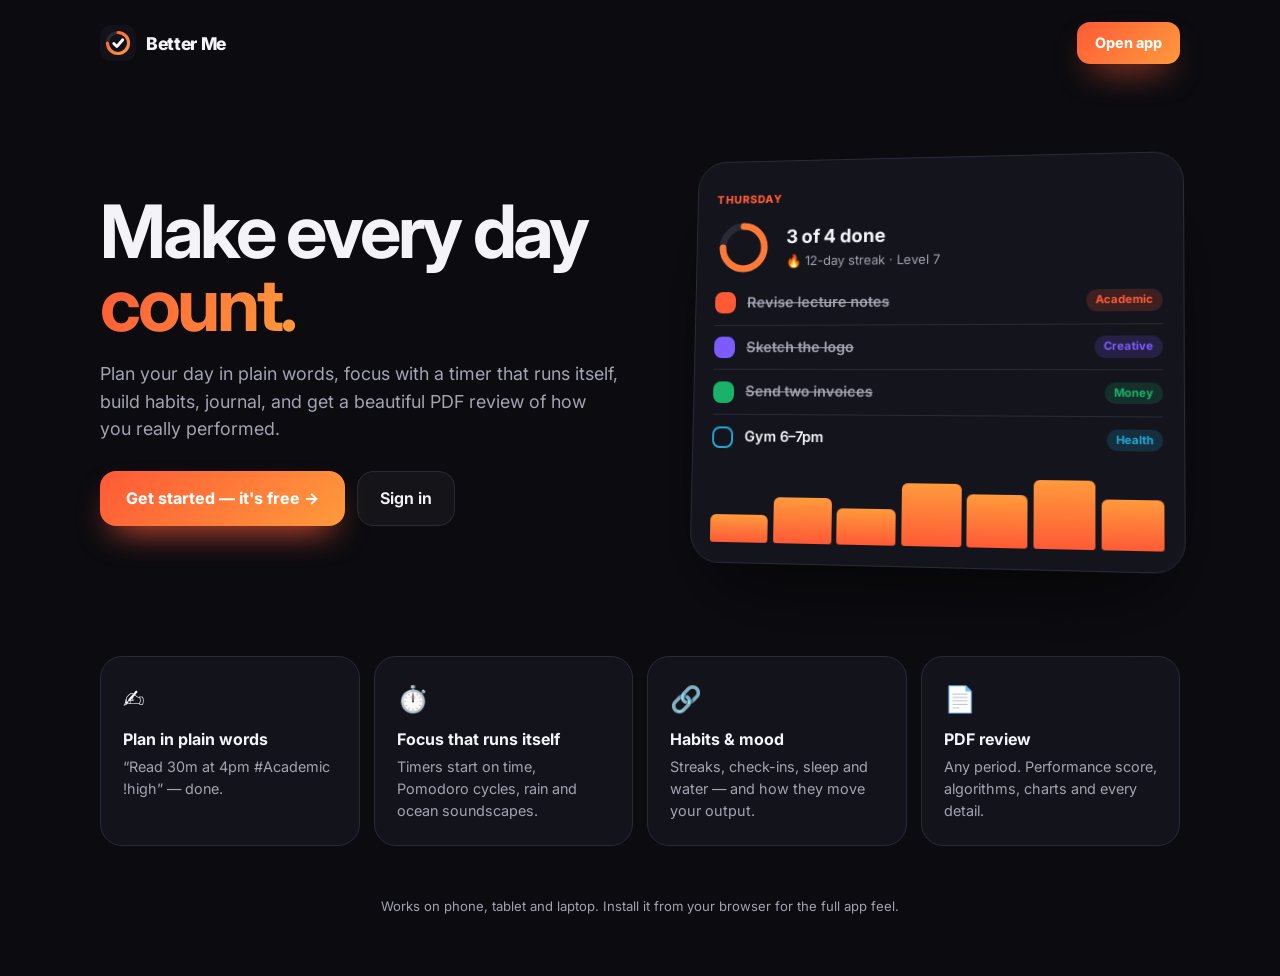
<file: index.html>
<!doctype html>
<html lang="en">
<head>
  <meta charset="utf-8">
  <meta name="viewport" content="width=device-width,initial-scale=1,viewport-fit=cover">
  <meta name="theme-color" content="#0b0b10">
  <meta name="description" content="Plan your day, focus deeply, build habits and get a beautiful PDF review of how you are really doing.">
  <title>Better Me — plan, focus, review</title>
  <link rel="manifest" href="manifest.webmanifest">
  <link rel="icon" href="icon.svg" type="image/svg+xml">
  <link rel="apple-touch-icon" href="apple-touch-icon.png">
  <link rel="stylesheet" href="https://fonts.googleapis.com/css2?family=Inter:wght@400;500;600;700;800&display=swap">
  <style>
    :root{--bg:#0b0b10;--card:rgba(24,24,33,.7);--ink:#f4f4f8;--mut:#a3a3b2;--line:#2a2a36;--acc:#ff5a36;--acc2:#ff9a3c;color-scheme:dark}
    *{box-sizing:border-box}
    html,body{margin:0;background:var(--bg);color:var(--ink);font:16px/1.55 Inter,-apple-system,system-ui,sans-serif;-webkit-font-smoothing:antialiased;overflow-x:hidden}
    .fx{position:fixed;inset:0;z-index:-1}
    .fx i{position:absolute;border-radius:50%;filter:blur(90px);opacity:.5;animation:d 20s ease-in-out infinite alternate}
    .fx i:nth-child(1){width:60vmax;height:60vmax;left:-20vmax;top:-30vmax;background:radial-gradient(circle,var(--acc),transparent 65%)}
    .fx i:nth-child(2){width:50vmax;height:50vmax;right:-20vmax;top:20vh;background:radial-gradient(circle,#7c5cff,transparent 65%);animation-delay:-7s}
    @keyframes d{to{transform:translate(6vw,8vh) scale(1.12)}}
    .wrap{max-width:1120px;margin:0 auto;padding:calc(env(safe-area-inset-top) + 22px) 20px 60px}
    nav{display:flex;align-items:center;justify-content:space-between}
    .brand{display:flex;align-items:center;gap:10px;font-weight:800;letter-spacing:-.02em;font-size:1.1rem}
    .brand img{width:36px;height:36px;border-radius:11px}
    .cta{display:inline-flex;align-items:center;gap:8px;text-decoration:none;color:#fff;font-weight:750;padding:14px 26px;border-radius:16px;background:linear-gradient(135deg,var(--acc),var(--acc2));box-shadow:0 16px 34px -14px var(--acc);transition:transform .3s cubic-bezier(.34,1.56,.64,1)}
    .cta:hover{transform:translateY(-3px) scale(1.02)}
    .cta.sm{padding:10px 18px;font-size:.9rem;border-radius:13px}
    .ghost{color:var(--ink);text-decoration:none;font-weight:650;padding:14px 22px;border-radius:16px;border:1px solid var(--line);background:rgba(255,255,255,.04);transition:border-color .2s}
    .ghost:hover{border-color:var(--acc)}
    .hero{display:grid;gap:40px;align-items:center;padding:60px 0 30px}
    @media(min-width:900px){.hero{grid-template-columns:1.1fr 1fr;padding:90px 0 50px}}
    h1{font-size:clamp(2.6rem,7vw,4.6rem);line-height:1;letter-spacing:-.045em;margin:0 0 18px}
    h1 em{font-style:normal;background:linear-gradient(110deg,var(--acc),var(--acc2));-webkit-background-clip:text;background-clip:text;color:transparent}
    .lead{color:var(--mut);font-size:1.12rem;max-width:520px;margin:0 0 28px}
    .btns{display:flex;gap:12px;flex-wrap:wrap}
    .mock{position:relative;border-radius:30px;padding:20px;background:var(--card);border:1px solid var(--line);backdrop-filter:blur(20px);box-shadow:0 40px 80px -30px rgba(0,0,0,.7);transform:perspective(1200px) rotateY(-8deg) rotateX(4deg);transition:transform .6s cubic-bezier(.2,.8,.2,1);animation:fl 7s ease-in-out infinite}
    .mock:hover{transform:perspective(1200px) rotateY(0) rotateX(0)}
    @keyframes fl{50%{translate:0 -8px}}
    .mk{font-size:.7rem;font-weight:800;letter-spacing:.09em;text-transform:uppercase;color:var(--acc)}
    .row{display:flex;align-items:center;gap:12px;padding:11px 0;border-bottom:1px solid var(--line);font-weight:600;font-size:.92rem}
    .row b{width:22px;height:22px;border-radius:8px;border:2px solid var(--c);flex:none}
    .row.d b{background:var(--c)}.row.d span{text-decoration:line-through;color:var(--mut)}
    .row em{margin-left:auto;font-style:normal;font-size:.7rem;font-weight:700;padding:2px 9px;border-radius:99px;color:var(--c);background:color-mix(in srgb,var(--c) 18%,transparent)}
    .ringrow{display:flex;align-items:center;gap:16px;margin:10px 0 6px}
    .ringrow svg circle:last-child{animation:r 2s cubic-bezier(.2,.8,.2,1) both}
    @keyframes r{from{stroke-dashoffset:138}}
    .bars{display:flex;align-items:flex-end;gap:6px;height:70px;margin-top:14px}
    .bars i{flex:1;border-radius:6px 6px 3px 3px;background:linear-gradient(var(--acc2),var(--acc));animation:g 1.2s cubic-bezier(.2,.8,.2,1) both;transform-origin:bottom}
    @keyframes g{from{transform:scaleY(0)}}
    .feats{display:grid;grid-template-columns:repeat(auto-fit,minmax(230px,1fr));gap:14px;margin-top:40px}
    .f{padding:22px;border-radius:22px;background:var(--card);border:1px solid var(--line);transition:transform .3s cubic-bezier(.34,1.56,.64,1),border-color .3s}
    .f:hover{transform:translateY(-5px);border-color:color-mix(in srgb,var(--acc) 50%,var(--line))}
    .f span{font-size:1.6rem}.f b{display:block;margin:8px 0 4px}.f p{margin:0;color:var(--mut);font-size:.9rem}
    footer{color:var(--mut);font-size:.82rem;text-align:center;margin-top:50px}
    @media (prefers-reduced-motion:reduce){*{animation:none!important}}
  </style>
</head>
<body>
  <div class="fx" aria-hidden="true"><i></i><i></i></div>
  <div class="wrap">
    <nav><div class="brand"><img src="icon.svg" alt="">Better Me</div><a class="cta sm" href="lab.html">Open app</a></nav>
    <section class="hero">
      <div>
        <h1>Make every day <em>count.</em></h1>
        <p class="lead">Plan your day in plain words, focus with a timer that runs itself, build habits, journal, and get a beautiful PDF review of how you really performed.</p>
        <div class="btns"><a class="cta" href="lab.html">Get started — it's free →</a><a class="ghost" href="lab.html">Sign in</a></div>
      </div>
      <div class="mock" aria-hidden="true">
        <p class="mk">Thursday</p>
        <div class="ringrow"><svg width="58" height="58" viewBox="0 0 58 58"><circle cx="29" cy="29" r="22" fill="none" stroke="#2a2a36" stroke-width="7"/><circle cx="29" cy="29" r="22" fill="none" stroke="#ff7a39" stroke-width="7" stroke-linecap="round" stroke-dasharray="138" stroke-dashoffset="35" transform="rotate(-90 29 29)"/></svg><div><b style="font-size:1.2rem">3 of 4 done</b><div style="color:var(--mut);font-size:.82rem">🔥 12-day streak · Level 7</div></div></div>
        <div class="row d" style="--c:#ff5a36"><b></b><span>Revise lecture notes</span><em>Academic</em></div>
        <div class="row d" style="--c:#7c5cff"><b></b><span>Sketch the logo</span><em>Creative</em></div>
        <div class="row d" style="--c:#18b26b"><b></b><span>Send two invoices</span><em>Money</em></div>
        <div class="row" style="--c:#1fa9d6;border:0"><b></b><span>Gym 6–7pm</span><em>Health</em></div>
        <div class="bars"><i style="height:40%"></i><i style="height:65%;animation-delay:.05s"></i><i style="height:52%;animation-delay:.1s"></i><i style="height:88%;animation-delay:.15s"></i><i style="height:74%;animation-delay:.2s"></i><i style="height:95%;animation-delay:.25s"></i><i style="height:70%;animation-delay:.3s"></i></div>
      </div>
    </section>
    <section class="feats">
      <div class="f"><span>✍️</span><b>Plan in plain words</b><p>“Read 30m at 4pm #Academic !high” — done.</p></div>
      <div class="f"><span>⏱️</span><b>Focus that runs itself</b><p>Timers start on time, Pomodoro cycles, rain and ocean soundscapes.</p></div>
      <div class="f"><span>🔗</span><b>Habits & mood</b><p>Streaks, check-ins, sleep and water — and how they move your output.</p></div>
      <div class="f"><span>📄</span><b>PDF review</b><p>Any period. Performance score, algorithms, charts and every detail.</p></div>
    </section>
    <footer>Works on phone, tablet and laptop. Install it from your browser for the full app feel.</footer>
  </div>
</body>
</html>
</file>
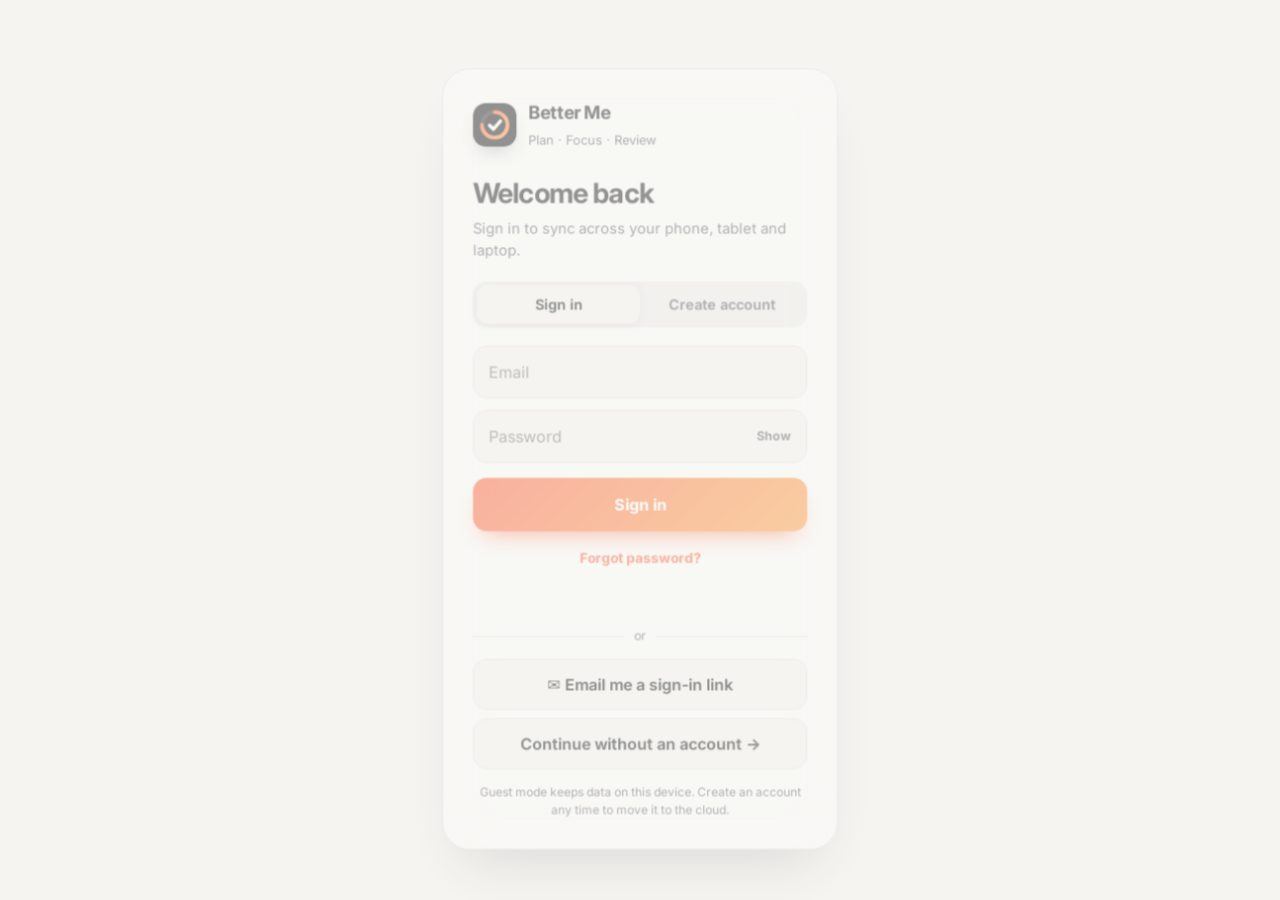
<file: app.html>
<!doctype html>
<html lang="en" data-theme="light" data-bg="aurora">
<head>
  <meta charset="utf-8">
  <meta name="viewport" content="width=device-width,initial-scale=1,viewport-fit=cover">
  <meta name="theme-color" content="#f5f4f0">
  <meta name="apple-mobile-web-app-capable" content="yes">
  <meta name="mobile-web-app-capable" content="yes">
  <meta name="apple-mobile-web-app-status-bar-style" content="default">
  <meta name="apple-mobile-web-app-title" content="Better Me">
  <meta name="description" content="Plan your day, focus, build habits and review how you are really doing.">
  <title>Better Me</title>
  <link rel="manifest" href="manifest.webmanifest">
  <link rel="icon" href="icon.svg" type="image/svg+xml">
  <link rel="apple-touch-icon" href="apple-touch-icon.png">
  <link rel="preconnect" href="https://fonts.googleapis.com">
  <link rel="preconnect" href="https://fonts.gstatic.com" crossorigin>
  <link rel="stylesheet" href="https://fonts.googleapis.com/css2?family=Inter:wght@400;500;600;700;800&display=swap">
  <link rel="stylesheet" href="styles.css">
  <script>
    // Paint the saved theme before anything renders, so there is no flash.
    try { const m = localStorage.getItem('bm:mode'); const k = Object.keys(localStorage).find(x => x.startsWith('bettermeV1:') && !x.includes(':snap:') && (m === 'guest' ? x.endsWith(':guest') : !x.endsWith(':guest')));
      const st = k ? JSON.parse(localStorage.getItem(k)).settings || {} : {};
      const dark = st.theme === 'dark' || ((!st.theme || st.theme === 'system') && matchMedia('(prefers-color-scheme: dark)').matches);
      document.documentElement.dataset.theme = dark ? 'dark' : 'light'; if (st.bg) document.documentElement.dataset.bg = st.bg; } catch (e) {}
  </script>
  <script src="vendor/supabase.js"></script>
</head>
<body>
  <a class="skip" href="#view">Skip to content</a>
  <div class="bg-fx" aria-hidden="true"><i class="b1"></i><i class="b2"></i><i class="b3"></i></div>
  <div id="defs"></div>

  <aside class="side" aria-label="Main navigation">
    <div class="side-brand"><img src="icon.svg" alt="" width="34" height="34"><div><b>Better Me</b><small>Daily SOPs</small></div></div>
    <button class="side-search" data-act="search"><i data-ic="search" data-s="16"></i><span>Search…</span><kbd>⌘K</kbd></button>
    <nav id="nav" class="side-nav"></nav>
    <div class="side-foot">
      <button class="side-btn" data-act="report" data-tip-r="Export PDF (E)"><i data-ic="download" data-s="18"></i><span>Export report</span></button>
      <button class="side-btn" data-act="settings" data-tip-r="Settings (,)"><i data-ic="gear" data-s="18"></i><span>Settings</span></button>
      <div id="userCard" class="user-card"></div>
    </div>
  </aside>

  <header class="top">
    <div class="top-brand"><img src="icon.svg" alt="" width="30" height="30"><b id="topTitle">Better Me</b><i class="sync" data-s="saved"></i></div>
    <div class="top-acts">
      <button class="ibtn" data-act="search" aria-label="Search and commands"><i data-ic="search"></i></button>
      <button class="ibtn" data-act="report" aria-label="Export PDF report"><i data-ic="download"></i></button>
      <button class="ibtn" data-act="settings" aria-label="Settings"><i data-ic="gear"></i></button>
    </div>
  </header>

  <div class="shell">
    <main id="view" tabindex="-1">
      <div id="boot" class="boot"><div class="skel w60"></div><div class="skel h120"></div><div class="skel"></div><div class="skel h200"></div></div>
    </main>
    <aside id="aside" class="aside" aria-label="Summary"></aside>
  </div>

  <nav class="tabs" aria-label="Main">
    <button data-act="go" data-v="today"><i data-ic="home" data-s="22"></i><span>Today</span></button>
    <button data-act="go" data-v="plan"><i data-ic="calendar" data-s="22"></i><span>Plan</span></button>
    <button class="fab" data-act="plan-sheet" aria-label="New task"><i data-ic="plus" data-s="26"></i></button>
    <button data-act="go" data-v="focus"><i data-ic="timer" data-s="22"></i><span>Focus</span></button>
    <button data-act="more"><i data-ic="menu" data-s="22"></i><span>More</span></button>
  </nav>

  <div id="ptr" class="ptr" aria-hidden="true"><i data-ic="repeat" data-s="18"></i></div>
  <div id="toasts" class="toasts" aria-live="polite"></div>
  <div id="sheet" class="sheet"></div>
  <div id="lock" class="lock" hidden></div>
  <div id="tip" class="tip" role="tooltip" hidden></div>
  <canvas id="confetti" class="confetti" hidden></canvas>

  <script type="module" src="app.js"></script>
  <script>if ('serviceWorker' in navigator) addEventListener('load', () => navigator.serviceWorker.register('sw.js'));</script>
</body>
</html>
</file>
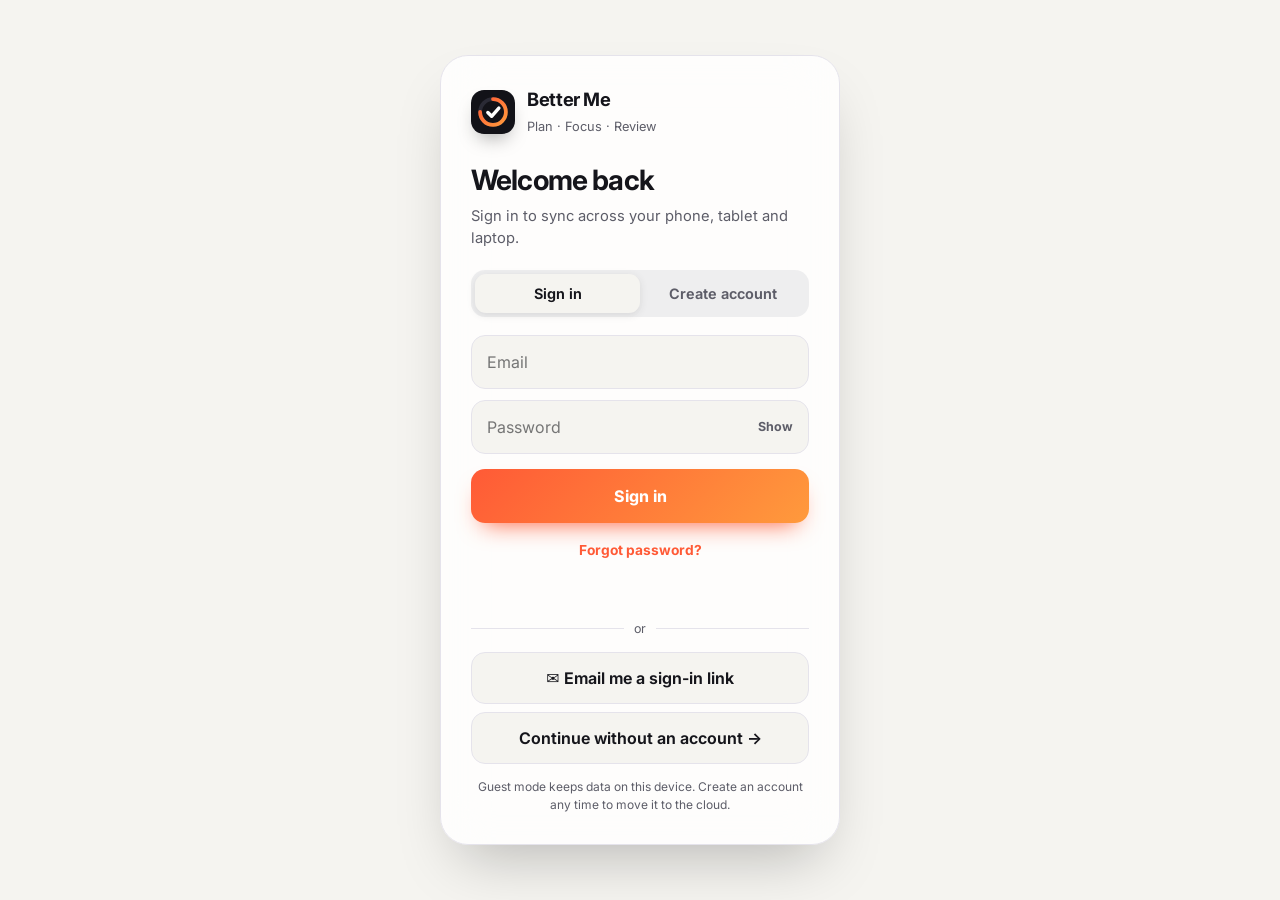
<file: lab.html>
<!doctype html>
<html lang="en">
<head>
  <meta charset="utf-8">
  <meta name="viewport" content="width=device-width,initial-scale=1,viewport-fit=cover">
  <meta name="theme-color" content="#0b0b10">
  <title>Sign in · Better Me</title>
  <link rel="manifest" href="manifest.webmanifest">
  <link rel="icon" href="icon.svg" type="image/svg+xml">
  <link rel="apple-touch-icon" href="apple-touch-icon.png">
  <link rel="stylesheet" href="https://fonts.googleapis.com/css2?family=Inter:wght@400;500;600;700;800&display=swap">
  <style>
    :root{--bg:#f5f4f0;--card:rgba(255,255,255,.82);--ink:#15151b;--mut:#5d5d68;--line:#e5e3eb;--acc:#ff5a36;--acc2:#ff9a3c;color-scheme:light}
    @media (prefers-color-scheme:dark){:root{--bg:#0b0b10;--card:rgba(24,24,33,.78);--ink:#f4f4f8;--mut:#a3a3b2;--line:#2a2a36;color-scheme:dark}}
    *{box-sizing:border-box}
    html,body{margin:0;min-height:100%;background:var(--bg);color:var(--ink);font:16px/1.5 Inter,-apple-system,system-ui,sans-serif;-webkit-font-smoothing:antialiased}
    body{min-height:100dvh;display:grid;place-items:center;padding:calc(env(safe-area-inset-top) + 24px) 18px calc(env(safe-area-inset-bottom) + 24px);overflow-x:hidden}
    .fx{position:fixed;inset:0;z-index:-1;overflow:hidden}
    .fx i{position:absolute;border-radius:50%;filter:blur(70px);opacity:.55;animation:d 18s ease-in-out infinite alternate}
    .fx i:nth-child(1){width:60vmax;height:60vmax;left:-20vmax;top:-25vmax;background:radial-gradient(circle,var(--acc),transparent 65%)}
    .fx i:nth-child(2){width:50vmax;height:50vmax;right:-20vmax;bottom:-20vmax;background:radial-gradient(circle,#7c5cff,transparent 65%);animation-delay:-6s}
    @keyframes d{to{transform:translate(5vw,6vh) scale(1.1)}}
    .card{width:100%;max-width:400px;background:var(--card);backdrop-filter:blur(24px) saturate(1.6);-webkit-backdrop-filter:blur(24px) saturate(1.6);border:1px solid var(--line);border-radius:28px;padding:30px;box-shadow:0 30px 60px -20px rgba(0,0,0,.25);animation:rise .6s cubic-bezier(.2,.8,.2,1) both}
    @keyframes rise{from{opacity:0;transform:translateY(16px) scale(.98)}}
    .brand{display:flex;align-items:center;gap:12px;margin-bottom:22px;text-decoration:none;color:inherit}
    .brand img{width:44px;height:44px;border-radius:13px;box-shadow:0 10px 20px -8px rgba(0,0,0,.4)}
    .brand b{display:block;font-size:1.15rem;letter-spacing:-.02em}.brand small{color:var(--mut);font-size:.8rem}
    h1{margin:0 0 4px;font-size:1.75rem;letter-spacing:-.03em}
    .sub{margin:0 0 20px;color:var(--mut);font-size:.92rem}
    .seg{display:grid;grid-template-columns:1fr 1fr;background:rgba(127,127,140,.12);border-radius:14px;padding:4px;margin-bottom:18px}
    .seg button{border:0;background:none;padding:9px;border-radius:11px;cursor:pointer;color:var(--mut);font:inherit;font-size:.9rem;font-weight:650;transition:all .2s}
    .seg button.on{background:var(--bg);color:var(--ink);box-shadow:0 2px 8px rgba(0,0,0,.1)}
    form{display:grid;gap:11px}
    input{width:100%;font:inherit;color:var(--ink);background:var(--bg);border:1px solid var(--line);border-radius:14px;padding:14px 15px;outline:none;transition:border-color .2s,box-shadow .2s}
    input:focus{border-color:var(--acc);box-shadow:0 0 0 4px color-mix(in srgb,var(--acc) 16%,transparent)}
    .pw{position:relative}.pw button{position:absolute;right:8px;top:50%;transform:translateY(-50%);border:0;background:none;color:var(--mut);font:inherit;font-size:.78rem;font-weight:700;cursor:pointer;padding:8px}
    .primary{margin-top:4px;border:0;border-radius:14px;padding:15px;font:inherit;font-weight:750;color:#fff;cursor:pointer;background:linear-gradient(135deg,var(--acc),var(--acc2));box-shadow:0 12px 24px -12px var(--acc);transition:transform .25s cubic-bezier(.34,1.56,.64,1)}
    .primary:hover{transform:translateY(-2px)}.primary:active{transform:scale(.97)}.primary:disabled{opacity:.6;cursor:progress;transform:none}
    .alt{display:grid;gap:8px;margin-top:14px}
    .ghost{border:1px solid var(--line);background:var(--bg);color:var(--ink);border-radius:14px;padding:13px;font:inherit;font-weight:650;cursor:pointer;transition:border-color .2s,transform .2s}
    .ghost:hover{border-color:var(--acc);transform:translateY(-1px)}
    .or{display:flex;align-items:center;gap:10px;color:var(--mut);font-size:.78rem;margin:16px 0 2px}.or::before,.or::after{content:"";flex:1;height:1px;background:var(--line)}
    .link{justify-self:center;border:0;background:none;color:var(--acc);font:inherit;font-size:.86rem;font-weight:700;cursor:pointer;padding:6px}
    #msg{min-height:1.4em;margin:6px 0 0;color:var(--mut);font-size:.88rem;text-align:center}
    #msg.ok{color:#18b26b;font-weight:700}#msg.err{color:#e5484d;font-weight:600}
    .fine{color:var(--mut);font-size:.75rem;text-align:center;margin:14px 0 0}
  </style>
  <script src="vendor/supabase.js"></script>
</head>
<body>
  <div class="fx" aria-hidden="true"><i></i><i></i></div>
  <main class="card">
    <a class="brand" href="index.html"><img src="icon.svg" alt=""><div><b>Better Me</b><small>Plan · Focus · Review</small></div></a>
    <h1 id="title">Welcome back</h1>
    <p class="sub" id="subt">Sign in to sync across your phone, tablet and laptop.</p>
    <div class="seg" role="tablist" id="seg">
      <button id="m-in" class="on" type="button" role="tab" aria-selected="true">Sign in</button>
      <button id="m-up" type="button" role="tab" aria-selected="false">Create account</button>
    </div>
    <form id="f" novalidate>
      <input name="email" type="email" required placeholder="Email" autocomplete="email" aria-label="Email">
      <div class="pw"><input name="password" type="password" required minlength="6" placeholder="Password" autocomplete="current-password" aria-label="Password"><button type="button" id="show">Show</button></div>
      <button id="go" class="primary" type="submit">Sign in</button>
      <button id="forgot" class="link" type="button">Forgot password?</button>
      <p id="msg" role="status" aria-live="polite"></p>
    </form>
    <div class="or">or</div>
    <div class="alt">
      <button class="ghost" id="magic" type="button">✉️ Email me a sign-in link</button>
      <button class="ghost" id="guest" type="button">Continue without an account →</button>
    </div>
    <p class="fine">Guest mode keeps data on this device. Create an account any time to move it to the cloud.</p>
  </main>
  <script type="module">
    import { currentUser, signIn, signUp, resetPassword, magicLink, updatePassword, friendlyError, enterGuest, leaveGuest } from './src/auth.js';
    import { hasCloud } from './src/supabase.js';
    const $ = id => document.getElementById(id);
    const f = $('f'), msg = $('msg'), go = $('go');
    const params = new URLSearchParams(location.search);
    const isReset = params.has('reset') || location.hash.includes('type=recovery');
    let mode = 'in';
    const say = (t, cls = '') => { msg.textContent = t; msg.className = cls; };

    if (!isReset && !params.has('from') && await currentUser()) location.replace('app.html');
    if (!hasCloud) say('Cloud sign-in could not load. You can continue without an account.', 'err');

    function setMode(m) {
      mode = m;
      $('m-in').classList.toggle('on', m === 'in'); $('m-up').classList.toggle('on', m === 'up');
      $('m-in').setAttribute('aria-selected', m === 'in'); $('m-up').setAttribute('aria-selected', m === 'up');
      $('title').textContent = m === 'in' ? 'Welcome back' : m === 'up' ? 'Create your account' : 'Set a new password';
      go.textContent = m === 'in' ? 'Sign in' : m === 'up' ? 'Create account' : 'Save new password';
      f.password.autocomplete = m === 'in' ? 'current-password' : 'new-password';
      say('');
    }
    if (isReset) { setMode('reset'); $('seg').hidden = true; f.email.hidden = true; $('forgot').hidden = true; $('subt').textContent = 'Choose a password with at least 6 characters.'; }
    if (params.get('from') === 'guest') { setMode('up'); $('subt').textContent = 'Your guest data will be moved into your new account.'; }
    $('m-in').onclick = () => setMode('in');
    $('m-up').onclick = () => setMode('up');
    $('show').onclick = () => { const p = f.password; p.type = p.type === 'password' ? 'text' : 'password'; $('show').textContent = p.type === 'password' ? 'Show' : 'Hide'; };
    $('guest').onclick = () => { enterGuest(); location.replace('app.html'); };

    $('forgot').onclick = async () => {
      const email = f.email.value.trim();
      if (!email) return say('Enter your email above first.', 'err');
      try { await resetPassword(email); say('Check your email for a reset link.', 'ok'); } catch (err) { say(friendlyError(err), 'err'); }
    };
    $('magic').onclick = async () => {
      const email = f.email.value.trim();
      if (!email) { f.email.focus(); return say('Enter your email above, then tap this again.', 'err'); }
      try { await magicLink(email); say('Link sent. Open it on this device to sign in.', 'ok'); } catch (err) { say(friendlyError(err), 'err'); }
    };

    f.onsubmit = async e => {
      e.preventDefault();
      const email = f.email.value.trim(), password = f.password.value;
      if (mode !== 'reset' && !email) return say('Enter your email.', 'err');
      if (password.length < 6) return say('Use a password of at least 6 characters.', 'err');
      const label = go.textContent;
      go.disabled = true; go.textContent = 'One moment…'; say('');
      try {
        if (mode === 'reset') { await updatePassword(password); say('Password updated. Opening the app…', 'ok'); setTimeout(() => location.replace('app.html'), 900); }
        else if (mode === 'in') { await signIn(email, password); leaveGuest(); location.replace('app.html'); }
        else {
          const { session } = await signUp(email, password);
          if (session) { leaveGuest(); location.replace('app.html'); }
          else say('Check your email to confirm, then sign in.', 'ok');
        }
      } catch (err) { say(friendlyError(err), 'err'); }
      finally { go.disabled = false; go.textContent = label; }
    };
  </script>
</body>
</html>
</file>
<file: styles.css>
/* ============ Better Me 2.0 design system ============ */
:root{
  --acc:#ff5a36;--acc2:#ff9a3c;--fs:1;
  --bg:#f5f4f0;--card:rgba(255,255,255,.78);--card-solid:#fff;--ink:#15151b;--mut:#5d5d68;--line:#e8e6ee;--track:#ecebf0;--soft:#efeee9;
  --ok:#18b26b;--warn:#f5a524;--bad:#e5484d;
  --shadow:0 1px 2px rgba(20,20,30,.04),0 8px 28px -8px rgba(20,20,30,.12);
  --shadow-h:0 2px 4px rgba(20,20,30,.05),0 22px 48px -14px rgba(20,20,30,.22);
  --r:22px;--r-s:14px;--gap:16px;--pad:20px;
  --ease:cubic-bezier(.2,.8,.2,1);--spring:cubic-bezier(.34,1.56,.64,1);
  --side:248px;--aside:300px;
  color-scheme:light;
}
:root[data-theme=dark]{
  --bg:#0b0b10;--card:rgba(24,24,33,.72);--card-solid:#15151d;--ink:#f4f4f8;--mut:#a3a3b2;--line:#262632;--track:#23232d;--soft:#1b1b24;
  --shadow:0 1px 2px rgba(0,0,0,.3),0 10px 30px -10px rgba(0,0,0,.6);
  --shadow-h:0 2px 6px rgba(0,0,0,.4),0 26px 56px -16px rgba(0,0,0,.8);
  color-scheme:dark;
}
:root[data-density=compact]{--gap:11px;--pad:15px;--r:18px}
:root[data-contrast=high]{--mut:#3a3a44;--line:#b9b8c4}
:root[data-contrast=high][data-theme=dark]{--mut:#d0d0dc;--line:#4a4a5a}
:root[data-bg=plain] .bg-fx,:root[data-bg=grain] .bg-fx i{display:none}
:root[data-bg=plain],:root[data-bg=grain]{--card:var(--card-solid)}

*{box-sizing:border-box}
html{font-size:calc(16px * var(--fs));-webkit-text-size-adjust:100%}
html,body{margin:0;background:var(--bg);color:var(--ink);font-family:Inter,-apple-system,BlinkMacSystemFont,"Segoe UI",Roboto,system-ui,sans-serif;line-height:1.5;-webkit-font-smoothing:antialiased;-webkit-tap-highlight-color:transparent}
body{min-height:100dvh;overflow-x:hidden}
button,input,select,textarea{font:inherit;color:inherit}
button{cursor:pointer;background:none;border:0;padding:0}
a{color:var(--acc)}
img{max-width:100%}
:focus-visible{outline:2.5px solid var(--acc);outline-offset:2px;border-radius:8px}
::selection{background:color-mix(in srgb,var(--acc) 30%,transparent)}
[hidden]{display:none!important}
.sr-only{position:absolute;width:1px;height:1px;overflow:hidden;clip:rect(0 0 0 0);white-space:nowrap}
.skip{position:fixed;left:12px;top:-60px;z-index:100;background:var(--ink);color:var(--bg);padding:10px 16px;border-radius:12px;text-decoration:none;font-weight:700}
.skip:focus{top:12px}
.mut{color:var(--mut)}.small{font-size:.82rem}.pad{padding:12px 4px}.mt{margin-top:14px!important}.grow{flex:1;min-width:0}
kbd{font:600 .7rem/1 Inter,system-ui;padding:3px 6px;border-radius:6px;border:1px solid var(--line);background:var(--soft);color:var(--mut)}

/* ---------- ambient background ---------- */
.bg-fx{position:fixed;inset:0;z-index:-1;overflow:hidden;pointer-events:none}
.bg-fx i{position:absolute;border-radius:50%;filter:blur(80px);opacity:.5;animation:drift 26s ease-in-out infinite alternate}
.bg-fx .b1{width:52vmax;height:52vmax;left:-14vmax;top:-18vmax;background:radial-gradient(circle,color-mix(in srgb,var(--acc) 55%,transparent),transparent 65%)}
.bg-fx .b2{width:46vmax;height:46vmax;right:-16vmax;top:12vh;background:radial-gradient(circle,color-mix(in srgb,var(--acc2) 45%,transparent),transparent 65%);animation-delay:-8s}
.bg-fx .b3{width:40vmax;height:40vmax;left:20vw;bottom:-22vmax;background:radial-gradient(circle,rgba(124,92,255,.32),transparent 65%);animation-delay:-16s}
:root[data-theme=dark] .bg-fx i{opacity:.32}
:root[data-bg=mesh] .bg-fx i{filter:blur(40px);opacity:.38}
:root[data-bg=grain] body{background-image:radial-gradient(color-mix(in srgb,var(--ink) 7%,transparent) 1px,transparent 1px);background-size:4px 4px}
@keyframes drift{0%{transform:translate(0,0) scale(1)}50%{transform:translate(6vw,4vh) scale(1.1)}100%{transform:translate(-4vw,8vh) scale(.95)}}

/* ---------- layout ---------- */
.side{display:none}
.top{position:sticky;top:0;z-index:20;display:flex;align-items:center;justify-content:space-between;padding:calc(env(safe-area-inset-top) + 10px) 16px 10px;background:color-mix(in srgb,var(--bg) 72%,transparent);backdrop-filter:blur(20px) saturate(1.6);-webkit-backdrop-filter:blur(20px) saturate(1.6);border-bottom:1px solid color-mix(in srgb,var(--line) 60%,transparent)}
.top-brand{display:flex;align-items:center;gap:10px;font-size:1.1rem;font-weight:800;letter-spacing:-.02em}
.top-brand img{border-radius:9px}
.top-acts{display:flex;gap:4px}
.shell{max-width:1440px;margin:0 auto}
main{padding:14px 16px calc(120px + env(safe-area-inset-bottom));display:grid;gap:var(--gap);min-width:0;outline:none}
.aside{display:none}

.tabs{position:fixed;left:12px;right:12px;bottom:calc(10px + env(safe-area-inset-bottom));z-index:30;display:grid;grid-template-columns:repeat(5,1fr);align-items:center;padding:6px;border-radius:24px;background:color-mix(in srgb,var(--card-solid) 82%,transparent);backdrop-filter:blur(24px) saturate(1.8);-webkit-backdrop-filter:blur(24px) saturate(1.8);border:1px solid color-mix(in srgb,var(--line) 70%,transparent);box-shadow:0 18px 40px -16px rgba(0,0,0,.35)}
.tabs button{display:grid;justify-items:center;gap:2px;padding:7px 0;border-radius:16px;color:var(--mut);font-size:.68rem;font-weight:700;transition:color .2s,background .2s,transform .2s var(--spring)}
.tabs button.on{color:var(--acc);background:color-mix(in srgb,var(--acc) 10%,transparent)}
.tabs button:active{transform:scale(.9)}
.tabs .fab{width:54px;height:54px;justify-self:center;margin-top:-26px;border-radius:20px;color:#fff;background:linear-gradient(135deg,var(--acc),var(--acc2));box-shadow:0 12px 26px -8px color-mix(in srgb,var(--acc) 70%,transparent);display:grid;place-items:center}
.tabs .fab:hover{transform:translateY(-2px) rotate(90deg)}

@media (min-width:900px){
  body{display:block}
  .top,.tabs{display:none}
  .side{display:flex;flex-direction:column;position:fixed;inset:0 auto 0 0;width:var(--side);padding:20px 14px;gap:14px;z-index:20;background:color-mix(in srgb,var(--card-solid) 55%,transparent);backdrop-filter:blur(24px);-webkit-backdrop-filter:blur(24px);border-right:1px solid color-mix(in srgb,var(--line) 70%,transparent)}
  .shell{margin-left:var(--side);display:grid;grid-template-columns:minmax(0,1fr);gap:0}
  main{padding:28px 32px 60px}
}
@media (min-width:900px) and (max-width:1199px){
  :root{--side:78px}
  .side{align-items:center;padding:18px 10px}
  .side-brand div,.side-search span,.side-search kbd,.nav-i span,.side-btn span,.user-card div{display:none}
  .side-search{width:48px;justify-content:center}
  .nav-i,.side-btn{justify-content:center;width:52px}
}
@media (min-width:1360px){
  .shell{grid-template-columns:minmax(0,1fr) var(--aside)}
  .aside{display:grid;align-content:start;gap:14px;padding:28px 28px 28px 0;position:sticky;top:0;height:100dvh;overflow:auto}
}
.side-brand{display:flex;align-items:center;gap:11px;padding:4px 6px 8px}
.side-brand img{border-radius:10px;box-shadow:0 6px 16px -6px rgba(0,0,0,.4)}
.side-brand b{display:block;font-size:1.08rem;letter-spacing:-.02em}
.side-brand small{color:var(--mut);font-size:.72rem;font-weight:600;letter-spacing:.06em;text-transform:uppercase}
.side-search{display:flex;align-items:center;gap:10px;padding:10px 12px;border-radius:14px;background:var(--soft);color:var(--mut);font-size:.88rem;border:1px solid transparent;transition:border-color .2s,background .2s}
.side-search:hover{border-color:var(--line);background:var(--card-solid)}
.side-search kbd{margin-left:auto}
.side-nav{display:grid;gap:2px}
.nav-i,.side-btn{position:relative;display:flex;align-items:center;gap:12px;padding:10px 12px;border-radius:14px;color:var(--mut);font-weight:600;font-size:.92rem;transition:background .2s,color .2s,transform .25s var(--spring);overflow:hidden}
.nav-i:hover,.side-btn:hover{background:color-mix(in srgb,var(--ink) 5%,transparent);color:var(--ink);transform:translateX(3px)}
.nav-i.on{color:var(--ink);background:var(--card-solid);box-shadow:var(--shadow)}
.nav-i.on::before{content:"";position:absolute;left:0;top:22%;bottom:22%;width:3px;border-radius:3px;background:linear-gradient(var(--acc),var(--acc2))}
.nav-i.on .ic{color:var(--acc)}
.side-foot{margin-top:auto;display:grid;gap:2px}
.user-card{display:flex;align-items:center;gap:10px;padding:10px 8px 2px;border-top:1px solid var(--line);margin-top:8px}
.user-card b{display:block;font-size:.88rem}
.user-card small{display:flex;align-items:center;gap:6px;color:var(--mut);font-size:.72rem}

/* ---------- type ---------- */
.vhead{display:flex;align-items:flex-end;justify-content:space-between;gap:16px;flex-wrap:wrap;padding:4px 2px}
.kicker{margin:0 0 4px;font-size:.72rem;font-weight:800;letter-spacing:.09em;text-transform:uppercase;color:var(--acc);display:flex;align-items:center;gap:6px}
h1{margin:0;font-size:clamp(1.9rem,5vw,2.75rem);font-weight:800;letter-spacing:-.035em;line-height:1.05}
h2{margin:0;font-size:1.18rem;font-weight:750;letter-spacing:-.015em}
.hsub{font-size:.9rem;color:var(--mut);font-weight:600;letter-spacing:0}
.grad{background:linear-gradient(110deg,var(--acc),var(--acc2));-webkit-background-clip:text;background-clip:text;color:transparent}
.big{font-size:2.2rem;font-weight:800;letter-spacing:-.03em;margin:4px 0}
.link{color:var(--acc);font-weight:700;font-size:.85rem;padding:4px}
.link:hover{text-decoration:underline}

/* ---------- cards ---------- */
.card{position:relative;background:var(--card);border:1px solid color-mix(in srgb,var(--line) 75%,transparent);border-radius:var(--r);padding:var(--pad);box-shadow:var(--shadow);backdrop-filter:blur(18px) saturate(1.4);-webkit-backdrop-filter:blur(18px) saturate(1.4);transition:box-shadow .3s var(--ease),transform .3s var(--ease),border-color .3s;min-width:0;isolation:isolate}
.card::after{content:"";position:absolute;inset:0;border-radius:inherit;pointer-events:none;opacity:0;transition:opacity .3s;background:radial-gradient(420px circle at var(--mx,50%) var(--my,0),color-mix(in srgb,var(--acc) 9%,transparent),transparent 45%);z-index:-1}
@media (hover:hover){
  .card:hover{box-shadow:var(--shadow-h);border-color:color-mix(in srgb,var(--acc) 22%,var(--line))}
  .card:hover::after{opacity:1}
}
.card.glow{background:linear-gradient(135deg,color-mix(in srgb,var(--acc) 14%,var(--card-solid)),var(--card-solid) 60%,color-mix(in srgb,var(--acc2) 12%,var(--card-solid)))}
.col{display:grid;gap:var(--gap);align-content:start;min-width:0}
.row,.row-between,.row-wrap{display:flex;align-items:center;gap:10px}
.row-between{justify-content:space-between}
.row-wrap{flex-wrap:wrap}
.two{display:grid;grid-template-columns:1fr 1fr;gap:12px}
.three{display:grid;grid-template-columns:repeat(3,1fr);gap:10px}
@media (max-width:520px){.three{grid-template-columns:1fr 1fr}.three>:first-child{grid-column:1/-1}}
.stack{display:grid;gap:14px}.stack-s{display:grid;gap:8px;margin-top:14px}
.list{display:grid;margin-top:8px}

.grid-today{display:grid;gap:var(--gap)}
.grid-plan,.grid-focus,.grid-journal,.grid-hist,.grid-prof{display:grid;gap:var(--gap)}
.grid-ins{display:grid;gap:var(--gap);grid-template-columns:1fr}
@media (min-width:760px){
  .grid-ins{grid-template-columns:repeat(2,minmax(0,1fr))}
  .grid-ins .span2,.grid-ins .span3{grid-column:1/-1}
  .grid-prof{grid-template-columns:1fr 1fr}.grid-prof .span2{grid-column:1/-1}
  .habit-grid{grid-template-columns:repeat(2,minmax(0,1fr))!important}
  .goal-grid{grid-template-columns:repeat(2,minmax(0,1fr))!important}
}
@media (min-width:1100px){
  .grid-today{grid-template-columns:minmax(0,1.5fr) minmax(300px,1fr);align-items:start}
  .grid-plan{grid-template-columns:minmax(0,1.4fr) minmax(320px,1fr);align-items:start}
  .grid-focus{grid-template-columns:minmax(0,1.3fr) minmax(300px,1fr);align-items:start}
  .grid-journal{grid-template-columns:minmax(0,1.6fr) minmax(280px,1fr);align-items:start}
  .grid-journal .span2{grid-column:auto}
  .grid-hist{grid-template-columns:minmax(0,1fr) minmax(0,1fr);align-items:start}
  .grid-ins{grid-template-columns:repeat(3,minmax(0,1fr))}
  .grid-ins .span2{grid-column:span 2}.grid-ins .span3{grid-column:1/-1}
  .grid-prof .span2:first-child{grid-column:1/-1}
  .habit-grid{grid-template-columns:repeat(3,minmax(0,1fr))!important}
}

/* entrance */
main.enter>*{animation:rise .55s var(--ease) both}
main.enter>*:nth-child(2){animation-delay:.04s}main.enter>*:nth-child(3){animation-delay:.08s}main.enter>*:nth-child(4){animation-delay:.12s}main.enter>*:nth-child(5){animation-delay:.16s}
main.enter .grid-ins>*,main.enter .col>*,main.enter .habit-grid>*,main.enter .tiles>*{animation:rise .6s var(--ease) both}
main.enter .grid-ins>*:nth-child(n+3),main.enter .col>*:nth-child(2),main.enter .tiles>*:nth-child(n+3){animation-delay:.08s}
main.enter .grid-ins>*:nth-child(n+6),main.enter .col>*:nth-child(3){animation-delay:.14s}
@keyframes rise{from{opacity:0;transform:translateY(14px) scale(.985)}to{opacity:1;transform:none}}
::view-transition-old(root),::view-transition-new(root){animation-duration:.28s}

/* ---------- buttons ---------- */
.btn{position:relative;display:inline-flex;align-items:center;justify-content:center;gap:8px;padding:12px 18px;border-radius:14px;font-weight:700;font-size:.92rem;color:#fff;background:linear-gradient(135deg,var(--acc),var(--acc2));box-shadow:0 8px 20px -10px color-mix(in srgb,var(--acc) 80%,transparent),inset 0 1px 0 rgba(255,255,255,.25);transition:transform .25s var(--spring),box-shadow .25s,filter .2s;text-decoration:none;white-space:nowrap;overflow:hidden}
.btn::after{content:"";position:absolute;inset:0;background:radial-gradient(160px circle at var(--mx,50%) var(--my,50%),rgba(255,255,255,.28),transparent 60%);opacity:0;transition:opacity .25s}
.btn:hover{transform:translateY(-2px);box-shadow:0 14px 28px -12px color-mix(in srgb,var(--acc) 85%,transparent)}
.btn:hover::after{opacity:1}
.btn:active{transform:scale(.96)}
.btn:disabled{opacity:.55;cursor:progress;transform:none}
.btn.ghost{color:var(--ink);background:var(--soft);box-shadow:none;border:1px solid var(--line)}
.btn.ghost:hover{background:var(--card-solid);border-color:color-mix(in srgb,var(--acc) 40%,var(--line))}
.btn.ghost::after{background:radial-gradient(160px circle at var(--mx,50%) var(--my,50%),color-mix(in srgb,var(--acc) 12%,transparent),transparent 60%)}
.btn.danger,.pill.danger{color:var(--bad)}
.btn.ok{background:linear-gradient(135deg,#16a861,#4fd18b)}
.btn.sm{padding:8px 13px;font-size:.84rem;border-radius:12px}
.btn.big-btn{width:100%;justify-content:flex-start;padding:16px 18px;text-align:left}
.btn.big-btn small{display:block;font-weight:500;opacity:.85;font-size:.78rem}
.ibtn{width:38px;height:38px;flex:none;display:inline-grid;place-items:center;border-radius:12px;color:var(--ink);background:color-mix(in srgb,var(--ink) 5%,transparent);transition:background .2s,transform .25s var(--spring),color .2s}
.ibtn:hover{background:color-mix(in srgb,var(--acc) 14%,transparent);color:var(--acc);transform:scale(1.06)}
.ibtn:active{transform:scale(.9)}
.ibtn:disabled{opacity:.35;pointer-events:none}
.ibtn.ghosty{background:none;color:var(--mut)}
.ibtn.ok{background:color-mix(in srgb,var(--ok) 15%,transparent);color:var(--ok)}
.ibtn.lg{width:52px;height:52px;border-radius:18px}
.ibtn.xs{width:26px;height:26px;border-radius:8px}
.pill{display:inline-flex;align-items:center;gap:6px;padding:7px 13px;border-radius:999px;background:var(--soft);border:1px solid var(--line);font-weight:650;font-size:.82rem;transition:all .2s var(--ease);white-space:nowrap}
.pill:hover{border-color:color-mix(in srgb,var(--acc) 45%,var(--line));color:var(--acc);transform:translateY(-1px)}
.pill-acc{background:linear-gradient(135deg,var(--acc),var(--acc2));color:#fff;border:0}
.pill-acc:hover{color:#fff;filter:brightness(1.07)}
.date-pill{position:relative;cursor:pointer}
.date-pill input{position:absolute;inset:0;opacity:0;cursor:pointer;width:100%}
.chip-stat{display:inline-flex;align-items:center;gap:6px;padding:7px 12px;border-radius:999px;background:var(--card-solid);border:1px solid var(--line);font-weight:750;font-size:.84rem;box-shadow:var(--shadow);transition:transform .25s var(--spring)}
.chip-stat .ic{color:var(--acc)}
.chip-stat:hover{transform:translateY(-2px)}
.hstats{display:flex;gap:8px}

/* ---------- forms ---------- */
label{display:grid;gap:6px;font-size:.8rem;font-weight:650;color:var(--mut)}
input:not([type=checkbox]):not([type=radio]):not([type=range]):not([type=color]),select,textarea{width:100%;min-width:0;padding:11px 13px;border-radius:12px;border:1px solid var(--line);background:color-mix(in srgb,var(--card-solid) 70%,var(--soft));color:var(--ink);font-size:.95rem;font-weight:500;outline:none;transition:border-color .2s,box-shadow .2s,background .2s}
input:focus,select:focus,textarea:focus{border-color:var(--acc)!important;box-shadow:0 0 0 4px color-mix(in srgb,var(--acc) 15%,transparent)}
textarea{resize:vertical;line-height:1.55}
input::placeholder,textarea::placeholder{color:color-mix(in srgb,var(--mut) 75%,transparent)}
.big-input{font-size:1.15rem!important;font-weight:650!important;padding:14px 16px!important;border-radius:16px!important}
.field{display:grid;gap:7px}
.flabel{font-size:.8rem;font-weight:650;color:var(--mut)}
input[type=range]{accent-color:var(--acc);width:100%}
input[type=color]{width:40px;height:40px;border:0;border-radius:10px;padding:0;background:none;cursor:pointer;flex:none}
.range{display:grid;gap:4px}
details.more{border:1px dashed var(--line);border-radius:14px;padding:10px 14px}
details.more summary{cursor:pointer;font-weight:700;font-size:.85rem;color:var(--mut)}
details.more[open]{display:grid;gap:12px}
details.more[open] summary{margin-bottom:4px}

.chips{display:flex;gap:7px;overflow-x:auto;padding:2px;scrollbar-width:none}
.chips.wrap,.chips:has(.chip-b){flex-wrap:wrap}
.chips::-webkit-scrollbar{display:none}
.chip{display:block;position:relative;flex:none}
.chip input{position:absolute;opacity:0;pointer-events:none}
.chip span{display:inline-flex;padding:7px 13px;border-radius:999px;border:1.5px solid var(--line);font-weight:650;font-size:.82rem;color:var(--ink);transition:all .2s var(--ease);cursor:pointer;white-space:nowrap}
.chip span::before{content:"";width:8px;height:8px;border-radius:50%;background:var(--c,var(--acc));margin:auto 7px auto 0}
.chip:hover span{border-color:var(--c,var(--acc))}
.chip input:checked+span{background:color-mix(in srgb,var(--c,var(--acc)) 16%,transparent);border-color:var(--c,var(--acc));color:var(--ink)}
.chip input:focus-visible+span{outline:2px solid var(--acc);outline-offset:2px}
.chip-b{padding:7px 13px;border-radius:999px;border:1.5px solid var(--line);font-weight:650;font-size:.82rem;transition:all .2s}
.chip-b:hover{border-color:var(--acc);color:var(--acc)}
.chip-b.on{background:linear-gradient(135deg,var(--acc),var(--acc2));color:#fff;border-color:transparent}

.seg{display:inline-flex;flex-wrap:nowrap;gap:2px;padding:3px;border-radius:13px;background:color-mix(in srgb,var(--ink) 6%,transparent);max-width:100%;overflow-x:auto;scrollbar-width:none}
.seg.wrap{flex-wrap:wrap}
.seg label,.seg button{position:relative;flex:1}
.seg input{position:absolute;opacity:0;pointer-events:none}
.seg span,.seg button{display:flex;align-items:center;justify-content:center;gap:6px;padding:7px 12px;border-radius:10px;font-weight:650;font-size:.82rem;color:var(--mut);cursor:pointer;transition:all .2s var(--ease);white-space:nowrap}
.seg button:hover,.seg label:hover span{color:var(--ink)}
.seg input:checked+span,.seg button.on{background:var(--card-solid);color:var(--ink);box-shadow:0 2px 8px rgba(0,0,0,.1)}
.seg input:focus-visible+span{outline:2px solid var(--acc)}
.seg.mini span,.seg.mini button{padding:6px 11px;font-size:.78rem}
.seg.center{display:flex;width:max-content;margin:0 auto}
.pri-3{color:var(--bad)!important}.pri-2{color:var(--warn)!important}

.days{display:flex;gap:6px;flex-wrap:wrap}
.dayck{position:relative}
.dayck input{position:absolute;opacity:0}
.dayck span{display:grid;place-items:center;width:38px;height:38px;border-radius:12px;border:1.5px solid var(--line);font-weight:700;font-size:.82rem;color:var(--ink);cursor:pointer;transition:all .2s}
.dayck input:checked+span{background:linear-gradient(135deg,var(--acc),var(--acc2));border-color:transparent;color:#fff}

.switch{display:flex!important;align-items:center;justify-content:space-between;gap:12px;padding:12px 0;border-bottom:1px solid var(--line);font-size:.92rem;color:var(--ink);font-weight:600;cursor:pointer}
.switch span small{display:block;color:var(--mut);font-weight:500;font-size:.78rem}
.switch input{appearance:none;-webkit-appearance:none;width:46px;height:28px;border-radius:99px;background:var(--track);position:relative;cursor:pointer;transition:background .25s;flex:none;margin:0;border:0!important}
.switch input::after{content:"";position:absolute;top:3px;left:3px;width:22px;height:22px;border-radius:50%;background:#fff;box-shadow:0 2px 6px rgba(0,0,0,.25);transition:transform .3s var(--spring)}
.switch input:checked{background:linear-gradient(135deg,var(--acc),var(--acc2))}
.switch input:checked::after{transform:translateX(18px)}
.switch i{display:none}

/* ---------- today ---------- */
.fact{display:flex;align-items:center;gap:10px;padding:12px 14px 12px 16px;border-radius:16px;font-weight:600;font-size:.9rem;background:linear-gradient(110deg,color-mix(in srgb,var(--acc) 13%,var(--card-solid)),color-mix(in srgb,var(--acc2) 10%,var(--card-solid)));border:1px solid color-mix(in srgb,var(--acc) 22%,transparent);animation:rise .6s var(--ease) .2s both}
.fact>.ic{color:var(--acc);flex:none;animation:wiggle 2.4s ease-in-out 1s 2}
.fact span{flex:1}
@keyframes wiggle{0%,100%{transform:none}25%{transform:rotate(-12deg) scale(1.1)}75%{transform:rotate(10deg) scale(1.1)}}
.quick-card{padding:6px 8px}
.quick{display:flex;align-items:center;gap:10px;padding:6px 6px 6px 10px;color:var(--mut)}
.quick input{border:0!important;background:none!important;box-shadow:none!important;padding:10px 0!important;font-size:1.02rem!important;font-weight:600!important}
.qpreview{font-size:.8rem;color:var(--mut);padding:0 12px;max-height:0;overflow:hidden;transition:max-height .25s,padding .25s;display:flex;align-items:center;gap:6px;flex-wrap:wrap}
.qpreview:not(:empty){max-height:60px;padding:2px 12px 10px}
.qpreview .ic{color:var(--acc)}
.intention{border:0!important;background:none!important;box-shadow:none!important;padding:4px 0!important;font-size:.9rem!important;color:var(--mut)!important;font-style:italic}
.intention:focus{color:var(--ink)!important}
.now{display:flex;align-items:center;justify-content:space-between;gap:12px;margin-top:14px;padding:14px 16px;border-radius:16px;background:var(--soft);border:1px solid var(--line)}
.now b{display:block;font-size:1rem}
.now p{margin:0;font-size:.82rem}
.now.running{background:linear-gradient(120deg,color-mix(in srgb,var(--c) 18%,var(--card-solid)),var(--card-solid));border-color:color-mix(in srgb,var(--c) 40%,transparent);position:relative;overflow:hidden}
.now.running::before{content:"";position:absolute;left:0;top:0;bottom:0;width:4px;background:var(--c);animation:pulse 1.6s ease-in-out infinite}
.now-r{display:grid;justify-items:end;gap:6px}
.big-clock{font-size:1.6rem;font-weight:800;font-variant-numeric:tabular-nums;letter-spacing:-.02em}
@keyframes pulse{50%{opacity:.4}}
.banner{display:flex;align-items:center;gap:8px;margin-top:12px;padding:10px 14px;border-radius:12px;background:color-mix(in srgb,var(--warn) 15%,transparent);color:color-mix(in srgb,var(--warn) 70%,var(--ink));font-weight:650;font-size:.86rem}
.filt{margin-top:14px}
.foot-acts{margin-top:12px}
.empty{display:grid;justify-items:center;text-align:center;gap:6px;padding:28px 14px;color:var(--mut)}
.empty .ic{color:var(--acc);opacity:.85;margin-bottom:4px;animation:float 4s ease-in-out infinite}
.empty b{color:var(--ink);font-size:1.02rem}
.empty p{margin:0 0 8px;max-width:340px;font-size:.88rem}
@keyframes float{50%{transform:translateY(-5px)}}

/* task rows */
.task{position:relative;display:flex;align-items:center;gap:8px;padding:10px 6px;border-bottom:1px solid var(--line);border-radius:14px;transition:background .2s,transform .25s var(--ease),opacity .25s;touch-action:pan-y}
.task:last-child{border-bottom-color:transparent}
.task::before{content:"";position:absolute;left:0;top:14px;bottom:14px;width:3px;border-radius:3px;background:var(--c);opacity:.0;transition:opacity .2s}
@media (hover:hover){.task:hover{background:color-mix(in srgb,var(--c) 7%,transparent)}.task:hover::before{opacity:1}.task:hover .grip{opacity:.7}.task:hover .tact .ghosty{opacity:1}}
.grip{opacity:.25;color:var(--mut);cursor:grab;padding:4px 0;touch-action:none;transition:opacity .2s}
.grip:active{cursor:grabbing}
.check{flex:none;width:26px;height:26px;border-radius:9px;border:2px solid color-mix(in srgb,var(--c,var(--acc)) 55%,var(--line));display:grid;place-items:center;color:transparent;transition:all .25s var(--spring)}
.check:hover{border-color:var(--c,var(--acc));transform:scale(1.1)}
.check.on{background:var(--c,var(--ok));border-color:var(--c,var(--ok));color:#fff}
.check.on .ic{animation:checkin .35s var(--spring)}
.check.sm{width:20px;height:20px;border-radius:7px}
@keyframes checkin{from{transform:scale(0) rotate(-30deg)}to{transform:none}}
.tbody{flex:1;min-width:0;display:grid;gap:3px;text-align:left;padding:2px 0}
.ttl{font-weight:650;font-size:.96rem;display:flex;align-items:center;gap:6px;overflow-wrap:anywhere}
.flag{color:var(--bad);display:inline-flex}
.task.done .ttl{color:var(--mut);text-decoration:line-through;text-decoration-color:color-mix(in srgb,var(--mut) 60%,transparent)}
.meta{display:flex;flex-wrap:wrap;align-items:center;gap:4px 10px;font-size:.74rem;color:var(--mut);font-weight:550}
.meta>span{display:inline-flex;align-items:center;gap:3px}
.m-st{font-weight:700}
.st-running .m-st{color:var(--acc)}.st-waiting_review .m-st{color:var(--warn)}.st-missed .m-st{color:var(--bad)}.st-done .m-st{color:var(--ok)}
.m-live{font-variant-numeric:tabular-nums;font-weight:800;color:var(--acc);padding:1px 7px;border-radius:6px;background:color-mix(in srgb,var(--acc) 12%,transparent)}
.tag{display:inline-flex;font-size:.7rem;font-weight:700;padding:2px 8px;border-radius:99px;background:color-mix(in srgb,var(--c) 15%,transparent);color:color-mix(in srgb,var(--c) 80%,var(--ink));white-space:nowrap}
.tact{display:flex;align-items:center;gap:4px}
.tact .ghosty{opacity:.55;transition:opacity .2s}
.task.p3{background:linear-gradient(90deg,color-mix(in srgb,var(--bad) 5%,transparent),transparent 40%)}
.task.lifting{z-index:5;background:var(--card-solid);box-shadow:var(--shadow-h);transition:none}
.task.sw-done{background:color-mix(in srgb,var(--ok) 18%,transparent)}
.task.sw-del{background:color-mix(in srgb,var(--bad) 18%,transparent)}
.task.pop{animation:pop .3s var(--ease) forwards}
@keyframes pop{50%{transform:scale(1.02)}100%{opacity:.6}}

/* habits pills / checkin */
.habit-pills{display:flex;flex-wrap:wrap;gap:8px;margin-top:10px}
.hpill{display:flex;align-items:center;gap:7px;padding:8px 13px 8px 8px;border-radius:999px;border:1.5px solid var(--line);font-weight:650;font-size:.85rem;transition:all .25s var(--spring)}
.hpill .hi{width:28px;height:28px;display:grid;place-items:center;border-radius:50%;background:color-mix(in srgb,var(--c) 15%,transparent)}
.hpill small{color:var(--mut);font-size:.72rem}
.hpill:hover{border-color:var(--c);transform:translateY(-2px)}
.hpill.on{background:color-mix(in srgb,var(--c) 18%,var(--card-solid));border-color:var(--c)}
.hpill.on .hi{background:var(--c);animation:checkin .4s var(--spring)}
.moods{display:flex;justify-content:space-between;gap:6px;margin:10px 0 6px}
.mood{flex:1;font-size:1.7rem;padding:8px 0;border-radius:14px;transition:all .3s var(--spring);filter:grayscale(.75);opacity:.65}
.mood:hover{filter:none;opacity:1;transform:translateY(-3px) scale(1.12);background:var(--soft)}
.mood.on{filter:none;opacity:1;background:color-mix(in srgb,var(--acc) 14%,transparent);transform:scale(1.1)}
.energy{display:flex;align-items:center;justify-content:space-between;gap:10px;padding:8px 0;font-weight:650;font-size:.86rem}
.energy span{display:flex;align-items:center;gap:6px}
.dots{display:flex;gap:6px}
.edot{width:30px;height:12px;border-radius:6px;background:var(--track);transition:all .25s var(--spring)}
.edot:hover{transform:scaleY(1.4)}
.edot.on{background:linear-gradient(90deg,var(--acc),var(--acc2))}
.well{display:grid;gap:6px;margin-top:4px}
.stepper{display:grid;grid-template-columns:1fr 34px 54px 34px;align-items:center;gap:6px;font-weight:650;font-size:.86rem}
.stepper span{display:flex;align-items:center;gap:6px}
.stepper button{height:32px;border-radius:10px;background:var(--soft);border:1px solid var(--line);font-weight:800;font-size:1.05rem;transition:all .2s}
.stepper button:hover{border-color:var(--acc);color:var(--acc)}
.stepper b{text-align:center;font-variant-numeric:tabular-nums}
.prompt{font-weight:650;margin:6px 0 10px;font-size:.98rem}
.big-p{font-size:1.15rem;letter-spacing:-.01em}
.grat{margin-top:8px}

/* ---------- plan ---------- */
.week{display:flex;align-items:center;gap:6px;overflow-x:auto;scrollbar-width:none;padding:2px}
.wday{flex:1;min-width:46px;display:grid;justify-items:center;gap:1px;padding:8px 4px;border-radius:16px;border:1px solid transparent;transition:all .25s var(--spring)}
.wday small{font-size:.68rem;font-weight:700;color:var(--mut);text-transform:uppercase}
.wday b{font-size:1.1rem}
.wday i{width:22px;height:4px;border-radius:2px;background:linear-gradient(90deg,var(--acc) var(--p),var(--track) var(--p))}
.wday i.none{background:var(--track);opacity:.6}
.wday:hover{background:var(--card-solid);transform:translateY(-2px)}
.wday.today b{color:var(--acc)}
.wday.on{background:linear-gradient(160deg,var(--acc),var(--acc2));color:#fff;box-shadow:0 10px 20px -10px var(--acc)}
.wday.on small{color:rgba(255,255,255,.85)}.wday.on b{color:#fff}.wday.on i{background:rgba(255,255,255,.6)}
.tl{position:relative;margin-top:12px;border-radius:14px}
.tl-h{position:absolute;left:0;right:0;height:var(--px);border-top:1px dashed var(--line);text-align:left;transition:background .2s}
.tl-h span{position:absolute;top:-9px;left:0;font-size:.7rem;font-weight:650;color:var(--mut);background:var(--card-solid);padding:0 6px 0 0;border-radius:4px}
.tl-h:hover{background:color-mix(in srgb,var(--acc) 6%,transparent)}
.tl-h:hover::after{content:"+ Plan here";position:absolute;right:10px;top:6px;font-size:.72rem;font-weight:700;color:var(--acc)}
.tl-now{position:absolute;left:44px;right:0;height:2px;background:var(--bad);z-index:3;pointer-events:none}
.tl-now i{position:absolute;left:-5px;top:-4px;width:10px;height:10px;border-radius:50%;background:var(--bad);box-shadow:0 0 0 4px color-mix(in srgb,var(--bad) 25%,transparent)}
.tl-b{position:absolute;z-index:2;display:grid;align-content:start;gap:1px;padding:6px 10px;border-radius:12px;text-align:left;overflow:hidden;background:color-mix(in srgb,var(--c) 18%,var(--card-solid));border-left:4px solid var(--c);box-shadow:0 4px 12px -6px color-mix(in srgb,var(--c) 60%,transparent);transition:transform .25s var(--spring),box-shadow .25s}
.tl-b:hover{transform:scale(1.02);z-index:4;box-shadow:0 12px 24px -10px color-mix(in srgb,var(--c) 70%,transparent)}
.tl-b b{font-size:.84rem;white-space:nowrap;overflow:hidden;text-overflow:ellipsis}
.tl-b small{font-size:.7rem;color:var(--mut);white-space:nowrap;overflow:hidden;text-overflow:ellipsis}
.tl-b.done{opacity:.55}.tl-b.done b{text-decoration:line-through}
.tl-b.st-running{animation:glowp 2s ease-in-out infinite}
@keyframes glowp{50%{box-shadow:0 0 0 4px color-mix(in srgb,var(--c) 30%,transparent)}}
.li{display:flex;align-items:center;justify-content:space-between;gap:10px;padding:10px 0;border-bottom:1px solid var(--line)}
.li:last-child{border-bottom:0}
.li>div{min-width:0}
.li b{display:block;font-size:.9rem;overflow:hidden;text-overflow:ellipsis}
.li small{display:block;color:var(--mut);font-size:.76rem;overflow:hidden;text-overflow:ellipsis;white-space:nowrap}
.li-b{width:100%;justify-content:flex-start;text-align:left;border-radius:10px;padding:8px 6px}
.li-b:hover{background:var(--soft)}
.li .dot{width:8px;height:8px;border-radius:50%;flex:none}

/* ---------- focus ---------- */
.focus-main{display:grid;gap:16px;justify-items:center;padding-top:22px;padding-bottom:22px}
.pomo{position:relative;width:min(300px,78vw);aspect-ratio:1}
.pomo-ring{width:100%;height:100%;transform:rotate(-90deg)}
.pr-track{fill:none;stroke:var(--track);stroke-width:14}
.pr-fill{fill:none;stroke:url(#gAcc);stroke-width:14;stroke-linecap:round;transition:stroke-dashoffset 1s linear;filter:drop-shadow(0 0 10px color-mix(in srgb,var(--acc) 50%,transparent))}
.mode-short .pr-fill,.mode-long .pr-fill{stroke:var(--ok)}
.pomo-c{position:absolute;inset:0;display:grid;place-content:center;justify-items:center;gap:2px}
.pomo-t{font-size:clamp(3rem,13vw,4.4rem);font-weight:800;letter-spacing:-.04em;font-variant-numeric:tabular-nums;line-height:1}
.pomo-m{font-weight:700;color:var(--mut);text-transform:uppercase;letter-spacing:.1em;font-size:.76rem}
.pomo.running .pomo-t{animation:breathe 4s ease-in-out infinite}
@keyframes breathe{50%{transform:scale(1.03)}}
.pdots{display:flex;gap:6px;margin-top:8px}
.pdots i{width:8px;height:8px;border-radius:50%;background:var(--track)}
.pdots i.on{background:var(--acc)}
.pomo-ctl{display:flex;align-items:center;gap:20px}
.play-btn{width:78px;height:78px;border-radius:28px;display:grid;place-items:center;color:#fff;background:linear-gradient(135deg,var(--acc),var(--acc2));box-shadow:0 16px 34px -12px var(--acc);transition:transform .3s var(--spring)}
.play-btn:hover{transform:scale(1.08) rotate(-3deg)}
.play-btn:active{transform:scale(.92)}
.attach{width:100%;max-width:360px}
.zen{position:fixed;inset:0;z-index:90;display:grid;place-items:center;background:radial-gradient(circle at 50% 40%,color-mix(in srgb,var(--acc) 22%,#0b0b10),#06060a 70%);color:#fff;animation:fadein .5s}
.zen-orb{position:absolute;width:52vmin;height:52vmin;border-radius:50%;background:radial-gradient(circle,color-mix(in srgb,var(--acc2) 70%,transparent),transparent 70%);filter:blur(30px);animation:orb 8s ease-in-out infinite}
@keyframes orb{0%,100%{transform:scale(.7);opacity:.45}50%{transform:scale(1.15);opacity:.9}}
.zen-c{position:relative;display:grid;justify-items:center;gap:10px;text-align:center}
.zen-c #zenT{font-size:clamp(4rem,20vw,9rem);font-weight:800;letter-spacing:-.05em;font-variant-numeric:tabular-nums;line-height:1}
.zen-c .mut{color:rgba(255,255,255,.6)}
.zen .btn.ghost{background:rgba(255,255,255,.1);color:#fff;border-color:rgba(255,255,255,.2)}
@keyframes fadein{from{opacity:0}}

/* ---------- habits view ---------- */
.habit-grid,.goal-grid{display:grid;gap:var(--gap)}
.card.habit{border-top:3px solid var(--c)}
.hh{display:flex;align-items:center;gap:12px}
.hh>div{flex:1;min-width:0}
.hh b{display:block}.hh small{color:var(--mut);font-size:.76rem}
.hicon{width:44px;height:44px;border-radius:15px;display:grid;place-items:center;font-size:1.4rem;background:color-mix(in srgb,var(--c) 16%,transparent);flex:none}
.hweek{display:grid;grid-template-columns:repeat(7,1fr);gap:6px;margin:14px 0 10px}
.hd{aspect-ratio:1;border-radius:12px;display:grid;place-content:center;justify-items:center;border:1.5px solid var(--line);color:#fff;transition:all .25s var(--spring)}
.hd small{font-size:.66rem;font-weight:700;color:var(--mut)}
.hd:hover{border-color:var(--c);transform:scale(1.08)}
.hd.on{background:var(--c);border-color:var(--c)}
.hd.on small{color:rgba(255,255,255,.85)}
.hd.off{opacity:.4}
.hd.today{box-shadow:0 0 0 2px var(--bg),0 0 0 4px color-mix(in srgb,var(--c) 50%,transparent)}
.hstat{display:flex;align-items:center;justify-content:space-between;gap:10px;font-size:.8rem;color:var(--mut)}
.hstat span{display:flex;align-items:center;gap:4px}
.hstat b{color:var(--ink)}
.emoji{display:flex;flex-wrap:wrap;gap:6px}
.emoji label,.swatches label,.accents label{position:relative;cursor:pointer}
.emoji input,.swatches input,.accents input{position:absolute;opacity:0}
.emoji span{display:grid;place-items:center;width:42px;height:42px;border-radius:12px;font-size:1.3rem;border:1.5px solid var(--line);transition:all .2s var(--spring)}
.emoji input:checked+span{border-color:var(--acc);background:color-mix(in srgb,var(--acc) 12%,transparent);transform:scale(1.08)}
.swatches{display:flex;flex-wrap:wrap;gap:8px}
.swatches span{display:block;width:32px;height:32px;border-radius:50%;background:var(--c);transition:transform .2s var(--spring)}
.swatches input:checked+span{box-shadow:0 0 0 3px var(--bg),0 0 0 5px var(--c);transform:scale(1.1)}

/* ---------- insights ---------- */
.tiles{display:grid;grid-template-columns:repeat(2,minmax(0,1fr));gap:10px}
@media (min-width:640px){.tiles{grid-template-columns:repeat(3,minmax(0,1fr))}}
@media (min-width:1100px){.tiles{grid-template-columns:repeat(6,minmax(0,1fr))}}
.tile{position:relative;display:grid;gap:1px;padding:16px;border-radius:18px;background:var(--card);border:1px solid color-mix(in srgb,var(--line) 75%,transparent);box-shadow:var(--shadow);transition:transform .3s var(--spring),box-shadow .3s;overflow:hidden;backdrop-filter:blur(18px)}
.tile:hover{transform:translateY(-3px);box-shadow:var(--shadow-h)}
.tile>.ic{color:var(--acc);margin-bottom:4px}
.tile b{font-size:1.45rem;letter-spacing:-.03em;display:flex;align-items:baseline;gap:6px}
.tile b em,.score em{font-style:normal;font-size:.72rem;font-weight:800}
em.up{color:var(--ok)}em.down{color:var(--bad)}
.tile span{font-weight:700;font-size:.8rem}
.tile small{color:var(--mut);font-size:.72rem}
.score{display:flex;gap:22px;align-items:center;flex-wrap:wrap}
.score>div{flex:1;min-width:220px}
.kv{display:grid;grid-template-columns:auto 1fr;gap:6px 14px;font-size:.86rem;margin-top:10px}
.kv span{color:var(--mut)}.kv b{text-align:right;font-weight:700;overflow:hidden;text-overflow:ellipsis}
.lvl-badge{width:52px;height:52px;border-radius:18px;display:grid;place-items:center;font-weight:800;font-size:1.3rem;color:#fff;background:linear-gradient(135deg,var(--acc),var(--acc2));box-shadow:0 10px 22px -10px var(--acc);animation:float 4s ease-in-out infinite}
.bar{height:8px;border-radius:8px;background:var(--track);overflow:hidden}
.bar.thick{height:12px;margin:12px 0 8px}
.bar b{display:block;height:100%;border-radius:inherit;background:linear-gradient(90deg,var(--acc),var(--acc2));transition:width .8s var(--ease)}
.bar-row{display:grid;grid-template-columns:minmax(80px,130px) 1fr auto;gap:10px;align-items:center;margin:9px 0;font-size:.82rem}
.bar-row .bl{font-weight:650;overflow:hidden;text-overflow:ellipsis;white-space:nowrap}
.bar-row .bv{color:var(--mut);font-weight:650;font-variant-numeric:tabular-nums}
.vbars{display:flex;align-items:flex-end;height:calc(var(--h) + 22px);margin-top:10px}
.vb{display:flex;flex-direction:column;align-items:center;height:100%;cursor:default}
.vb-col{flex:1;width:68%;max-width:34px;display:flex;align-items:flex-end;border-radius:8px 8px 4px 4px;background:color-mix(in srgb,var(--ink) 4%,transparent)}
.vb-col b{display:block;width:100%;border-radius:8px 8px 4px 4px;background:linear-gradient(180deg,var(--acc2),var(--acc));transition:height .8s var(--ease),filter .2s;transform-origin:bottom}
main.enter .vb-col b{animation:grow .9s var(--ease) both}
@keyframes grow{from{transform:scaleY(0)}}
.vb:hover .vb-col b{filter:brightness(1.15) saturate(1.2)}
.vb span{font-size:.64rem;color:var(--mut);height:20px;line-height:20px;white-space:nowrap;font-weight:600}
.donut{display:flex;align-items:center;gap:18px;flex-wrap:wrap;margin-top:8px}
.donut svg circle{transition:stroke-width .2s}
.donut svg circle:hover{stroke-width:28}
.legend{list-style:none;margin:0;padding:0;display:grid;gap:6px;font-size:.82rem;flex:1;min-width:140px}
.legend li{display:grid;grid-template-columns:12px 1fr auto;gap:8px;align-items:center}
.legend i{width:12px;height:12px;border-radius:4px}
.heatmap{display:grid;grid-template-rows:repeat(7,1fr);grid-auto-flow:column;grid-auto-columns:minmax(8px,1fr);gap:3px;margin-top:12px;overflow-x:auto}
.heatmap i{aspect-ratio:1;border-radius:3px;background:color-mix(in srgb,var(--acc) calc(var(--a) * 100%),var(--track));transition:transform .15s}
.heatmap i.empty{background:var(--track)}.heatmap i.pad{background:none}
.heatmap i:hover{transform:scale(1.5);outline:2px solid var(--card-solid);z-index:2;position:relative}
.heatmap i.today{outline:2px solid var(--acc)}
.hm-legend{display:flex;align-items:center;gap:4px;justify-content:flex-end;margin-top:8px;font-size:.7rem;color:var(--mut)}
.hm-legend i{width:11px;height:11px;border-radius:3px;background:color-mix(in srgb,var(--acc) calc(var(--a) * 100%),var(--track))}
svg.line{width:100%;display:block;margin-top:10px;overflow:visible}
svg.line circle{transition:r .2s}
svg.line circle:hover{r:7}
.ring-fill{transition:stroke-dashoffset 1s var(--ease)}
main.enter .ring-fill{animation:ringin 1.2s var(--ease) both}
@keyframes ringin{from{stroke-dashoffset:var(--c)}}
.ins{padding:10px 0;border-bottom:1px solid var(--line)}
.ins:last-child{border:0}
.ins b{font-size:.72rem;text-transform:uppercase;letter-spacing:.06em;color:var(--acc)}
.ins p{margin:3px 0 0;font-size:.9rem}
.adv{display:flex;gap:8px;margin:10px 0;font-size:.9rem}
.adv .ic{color:var(--acc);flex:none;margin-top:3px}
.badges{display:grid;grid-template-columns:repeat(auto-fill,minmax(110px,1fr));gap:10px;margin-top:10px}
.badge{display:grid;justify-items:center;gap:4px;text-align:center;padding:14px 8px;border-radius:16px;background:var(--soft);filter:grayscale(1);opacity:.4;transition:all .3s var(--spring)}
.badge span{font-size:1.8rem}
.badge b{font-size:.76rem}
.badge.on{filter:none;opacity:1;background:color-mix(in srgb,var(--acc) 10%,var(--card-solid));border:1px solid color-mix(in srgb,var(--acc) 28%,transparent)}
.badge:hover{transform:translateY(-4px) rotate(-2deg);opacity:1}
.badge.on:hover span{animation:wiggle .6s}
.cta-report{display:flex;align-items:center;justify-content:space-between;gap:18px;flex-wrap:wrap}
.cta-report p{margin:4px 0 0;max-width:560px}

/* ---------- journal / goals / history / profile ---------- */
#jdate{width:auto!important}
.jt{min-height:120px;font-size:1rem!important;line-height:1.7!important}
.jmood{font-size:1.5rem}
.entries{display:grid;gap:6px;margin-top:8px;max-height:640px;overflow:auto}
.entry{display:grid;gap:2px;text-align:left;padding:10px 12px;border-radius:12px;transition:background .2s}
.entry span{font-weight:700;font-size:.86rem}
.entry small{color:var(--mut);font-size:.78rem;display:-webkit-box;-webkit-line-clamp:2;-webkit-box-orient:vertical;overflow:hidden}
.entry:hover,.entry.on{background:var(--soft)}
.entry.on{box-shadow:inset 3px 0 0 var(--acc)}
.gh{display:flex;align-items:center;gap:14px}
.gt{display:block;font-size:1.05rem}
.gh small{display:flex;align-items:center;gap:6px;color:var(--mut);font-size:.78rem;margin-top:2px}
.card.goal.achieved{background:linear-gradient(135deg,color-mix(in srgb,var(--ok) 12%,var(--card-solid)),var(--card-solid))}
.why{font-style:italic;color:var(--mut);margin:10px 0 0;font-size:.9rem}
.ms{display:grid;gap:4px;margin:12px 0 8px}
.msi{display:flex;align-items:center;gap:10px;padding:4px 0;font-size:.9rem}
.msi span{flex:1}
.msi.done span{color:var(--mut);text-decoration:line-through}
.msi .xs{opacity:0}.msi:hover .xs{opacity:1}
.msadd{display:flex;gap:6px}
.msadd input{padding:8px 12px!important;font-size:.86rem!important}
.goal-mins{display:grid;grid-template-columns:repeat(auto-fill,minmax(180px,1fr));gap:10px;margin-top:10px}
.gm{border-left:3px solid var(--c);padding-left:10px}
.gm span{color:var(--ink)}
.mhead{display:flex;align-items:center;justify-content:space-between;margin-bottom:12px}
.cal{display:grid;grid-template-columns:repeat(7,1fr);gap:5px}
.dow{text-align:center;font-size:.7rem;font-weight:700;color:var(--mut);padding:4px 0}
.cell{position:relative;aspect-ratio:1;border-radius:12px;display:grid;place-items:center;font-weight:650;font-size:.86rem;background:color-mix(in srgb,var(--acc) calc(var(--a) * 85%),var(--soft));color:var(--ink);transition:transform .2s var(--spring),box-shadow .2s}
.cell:hover{transform:scale(1.08);z-index:2;box-shadow:var(--shadow-h)}
.cell i{position:absolute;bottom:1px;right:2px;font-size:.6rem;font-style:normal}
.cell.today{box-shadow:inset 0 0 0 2px var(--acc)}
.cell.sel{background:var(--ink);color:var(--bg)}
blockquote{margin:12px 0 0;padding:12px 16px;border-left:3px solid var(--acc);background:var(--soft);border-radius:0 12px 12px 0;font-style:italic;white-space:pre-wrap}
.prof-hero{display:flex;align-items:center;gap:20px;flex-wrap:wrap}
.prof-hero h2{font-size:1.6rem}
.prof-hero p{margin:4px 0 10px}
.avatar-up{position:relative;width:100px;height:100px;border-radius:32px;overflow:hidden;display:grid;place-items:center;cursor:pointer;background:linear-gradient(135deg,var(--acc),var(--acc2));color:#fff;font-size:2.6rem;font-weight:800;box-shadow:0 14px 30px -14px var(--acc);transition:transform .3s var(--spring);flex:none}
.avatar-up img{width:100%;height:100%;object-fit:cover}
.avatar-up i{position:absolute;inset:auto 0 0 0;height:30px;display:grid;place-items:center;background:rgba(0,0,0,.45);opacity:0;transition:opacity .2s}
.avatar-up:hover{transform:rotate(-3deg) scale(1.04)}
.avatar-up:hover i{opacity:1}
.av{display:inline-grid;place-items:center;border-radius:35%;overflow:hidden;flex:none;background:linear-gradient(135deg,var(--acc),var(--acc2));color:#fff;font-weight:800;font-size:.8em}
.av img{width:100%;height:100%;object-fit:cover}
.mini-c{padding:16px}

/* ---------- sheets ---------- */
.sheet{position:fixed;inset:0;z-index:60;display:flex;align-items:flex-end;justify-content:center;background:rgba(8,8,14,0);pointer-events:none;transition:background .3s}
.sheet.open{background:rgba(8,8,14,.42);pointer-events:auto;backdrop-filter:blur(4px);-webkit-backdrop-filter:blur(4px)}
.sheet-in{width:100%;max-width:560px;max-height:92dvh;overflow:auto;overscroll-behavior:contain;border-radius:28px 28px 0 0;background:var(--card-solid);box-shadow:0 -20px 60px -20px rgba(0,0,0,.4);transform:translateY(105%);transition:transform .38s var(--ease);padding-bottom:env(safe-area-inset-bottom)}
.sheet.open .sheet-in{transform:none}
.sheet.wide .sheet-in{max-width:680px}
.sheet-card{display:grid;gap:14px;padding:22px}
.sheet-card::before{content:"";justify-self:center;width:40px;height:5px;border-radius:3px;background:var(--line);margin:-10px 0 -2px}
.sheet-h{display:flex;align-items:center;justify-content:space-between;gap:10px}
@media (min-width:700px){
  .sheet{align-items:center;padding:24px}
  .sheet-in{border-radius:28px;transform:translateY(20px) scale(.97);opacity:0;transition:transform .35s var(--spring),opacity .25s}
  .sheet.open .sheet-in{transform:none;opacity:1}
  .sheet-card::before{display:none}
  .sheet.top{align-items:flex-start;padding-top:12vh}
  .sheet.full .sheet-in{max-width:1180px;height:92dvh;max-height:none}
}
.sheet.full .sheet-in{max-width:none;height:96dvh;max-height:none}
.st-badge{font-size:.72rem;font-weight:800;padding:5px 11px;border-radius:99px;background:var(--soft);text-transform:uppercase;letter-spacing:.05em}
.st-badge.st-running{background:color-mix(in srgb,var(--acc) 16%,transparent);color:var(--acc)}
.st-badge.st-waiting_review{background:color-mix(in srgb,var(--warn) 18%,transparent);color:color-mix(in srgb,var(--warn) 70%,var(--ink))}
.st-badge.st-done{background:color-mix(in srgb,var(--ok) 16%,transparent);color:var(--ok)}
.st-badge.st-missed{background:color-mix(in srgb,var(--bad) 14%,transparent);color:var(--bad)}
.timer-box{display:flex;align-items:center;justify-content:space-between;gap:12px;flex-wrap:wrap;padding:14px 16px;border-radius:16px;background:var(--soft)}
.timer-box small{display:block}
.clock{font-size:2rem;font-weight:800;letter-spacing:-.03em;font-variant-numeric:tabular-nums}
.review-box{padding:14px 16px;border-radius:16px;background:color-mix(in srgb,var(--warn) 12%,transparent);border:1px solid color-mix(in srgb,var(--warn) 35%,transparent)}
.review-box p{margin:0 0 10px}
.subs{display:grid;gap:4px}
.sub{display:flex;align-items:center;gap:10px;padding:5px 0}
.sub span{flex:1;font-size:.92rem}
.sub.done span{color:var(--mut);text-decoration:line-through}
.sub.add input{padding:8px 12px!important;font-size:.88rem!important}
.acts{padding-top:6px;border-top:1px solid var(--line)}

/* palette */
.palette{gap:4px;padding:10px}
.palette::before{display:none}
.pal-in{display:flex;align-items:center;gap:10px;padding:6px 10px;color:var(--mut)}
.pal-in input{border:0!important;background:none!important;box-shadow:none!important;font-size:1.05rem!important;padding:10px 0!important}
.cmds{display:grid;max-height:56dvh;overflow:auto;border-top:1px solid var(--line);padding-top:6px}
.cmd{display:flex;align-items:center;gap:12px;padding:10px 12px;border-radius:12px;text-align:left;font-weight:600;font-size:.92rem}
.cmd span{flex:1;min-width:0;overflow:hidden;text-overflow:ellipsis;white-space:nowrap}
.cmd small{color:var(--mut);font-size:.76rem;white-space:nowrap}
.cmd .ic{color:var(--mut)}
.cmd:hover,.cmd.hi{background:color-mix(in srgb,var(--acc) 11%,transparent)}
.cmd.hi .ic,.cmd:hover .ic{color:var(--acc)}

/* settings */
.setlist{display:grid;gap:2px}
.setrow{display:flex;align-items:center;gap:12px;padding:12px 10px;border-radius:14px;text-align:left;transition:background .2s,transform .2s}
.setrow:hover{background:var(--soft);transform:translateX(3px)}
.si{width:36px;height:36px;border-radius:11px;display:grid;place-items:center;background:color-mix(in srgb,var(--acc) 13%,transparent);color:var(--acc);flex:none}
.sl{flex:1;font-weight:650}
.sv{color:var(--mut);font-size:.82rem;max-width:45%;overflow:hidden;text-overflow:ellipsis;white-space:nowrap}
.setrow>.ic:last-child{color:var(--mut)}
.accents{display:flex;flex-wrap:wrap;gap:10px}
.accents label{display:grid;justify-items:center;gap:4px}
.accents span{display:block;width:44px;height:44px;border-radius:15px;transition:transform .25s var(--spring),box-shadow .25s}
.accents small{font-size:.7rem}
.accents label:hover span{transform:scale(1.1) rotate(-4deg)}
.accents input:checked+span{box-shadow:0 0 0 3px var(--card-solid),0 0 0 5px var(--ink);transform:scale(1.06)}
.accents.big span{width:60px;height:60px;border-radius:20px}
.area-edit{display:grid;grid-template-columns:40px 1fr 92px 38px;gap:8px;align-items:center}
.area-add{display:flex;gap:8px}
.exp-grid{display:grid;grid-template-columns:1fr 1fr;gap:8px}
.exp-grid label.btn{display:inline-flex;cursor:pointer;color:var(--ink)}
.kbds{display:grid;gap:8px}
.kbds div{display:flex;align-items:center;justify-content:space-between;gap:10px;padding:8px 0;border-bottom:1px solid var(--line);font-size:.9rem}
.feat{display:grid;grid-template-columns:repeat(auto-fill,minmax(240px,1fr));gap:10px}
.feat>div{display:flex;gap:10px;padding:12px;border-radius:14px;background:var(--soft);transition:transform .25s var(--spring)}
.feat>div:hover{transform:translateY(-2px)}
.feat .ic{color:var(--acc);flex:none;margin-top:2px}
.feat b{display:block;font-size:.88rem}
.feat small{color:var(--mut);font-size:.78rem}
.more-grid{display:grid;grid-template-columns:repeat(3,1fr);gap:10px}
.mg{display:grid;justify-items:center;gap:6px;padding:16px 6px;border-radius:18px;background:var(--soft);font-weight:650;font-size:.8rem;transition:all .25s var(--spring)}
.mg .ic{color:var(--acc)}
.mg:hover,.mg:active{transform:scale(.97);background:color-mix(in srgb,var(--acc) 12%,var(--soft))}
.pin-in{max-width:160px;letter-spacing:.5em;text-align:center;font-weight:800!important}

/* onboarding */
.sheet.center .sheet-in{max-width:520px}
.onboard{padding:28px}
.ob-h{font-size:1.8rem;letter-spacing:-.03em}
.ob-dots{display:flex;gap:6px}
.ob-dots i{height:5px;flex:1;border-radius:3px;background:var(--track);transition:background .3s}
.ob-dots i.on{background:linear-gradient(90deg,var(--acc),var(--acc2))}

/* report */
.report{height:100%;grid-template-rows:auto 1fr;padding-bottom:0}
.rep-grid{display:grid;gap:18px;min-height:0}
.rep-opts{display:grid;gap:14px;align-content:start}
.secs{display:grid;gap:6px}
.ck{display:flex!important;align-items:center;gap:10px;font-size:.88rem;color:var(--ink);font-weight:550;cursor:pointer}
.ck input{width:18px;height:18px;accent-color:var(--acc);flex:none}
.rep-acts{display:grid;gap:8px}
.progress{position:relative;height:30px;border-radius:10px;background:var(--soft);overflow:hidden;display:grid;place-items:center;font-size:.8rem;font-weight:700}
.progress b{position:absolute;left:0;top:0;bottom:0;width:0;background:linear-gradient(90deg,var(--acc),var(--acc2));opacity:.35;transition:width .3s}
.progress span{position:relative}
.rep-prev{min-height:0;overflow:auto;border-radius:18px;background:repeating-linear-gradient(45deg,var(--soft),var(--soft) 10px,color-mix(in srgb,var(--soft) 60%,var(--card-solid)) 10px,color-mix(in srgb,var(--soft) 60%,var(--card-solid)) 20px);padding:14px;border:1px solid var(--line)}
.prev-wrap{position:relative;overflow:hidden;border-radius:10px;box-shadow:0 20px 50px -20px rgba(0,0,0,.4)}
#repFrame{border:0;transform-origin:0 0;display:block;background:#fff}
@media (min-width:900px){.rep-grid{grid-template-columns:340px 1fr;height:100%;overflow:hidden}.rep-opts{overflow:auto;padding-right:6px;padding-bottom:20px}.rep-prev{height:100%}}
@media (max-width:899px){.rep-prev{max-height:60dvh}}

/* lock */
.lock{position:fixed;inset:0;z-index:95;display:grid;place-items:center;background:color-mix(in srgb,var(--bg) 82%,transparent);backdrop-filter:blur(30px) saturate(1.5);-webkit-backdrop-filter:blur(30px) saturate(1.5);transition:opacity .35s}
.lock.out{opacity:0}
.lock-c{display:grid;justify-items:center;gap:10px;text-align:center}
.lock-c h2{margin-top:10px}
.pin-dots{display:flex;gap:14px;margin:10px 0 18px}
.pin-dots i{width:14px;height:14px;border-radius:50%;border:2px solid var(--mut);transition:all .2s var(--spring)}
.pin-dots i.on{background:var(--acc);border-color:var(--acc);transform:scale(1.15)}
.pin-dots.shake{animation:shake .4s}
@keyframes shake{25%{transform:translateX(-10px)}50%{transform:translateX(10px)}75%{transform:translateX(-6px)}}
.keypad{display:grid;grid-template-columns:repeat(3,72px);gap:12px}
.keypad button{height:72px;border-radius:50%;font-size:1.5rem;font-weight:650;background:var(--card-solid);box-shadow:var(--shadow);transition:transform .15s,background .15s}
.keypad button:hover{background:color-mix(in srgb,var(--acc) 12%,var(--card-solid))}
.keypad button:active{transform:scale(.9)}

/* toasts, tooltip, misc */
.toasts{position:fixed;left:50%;bottom:calc(100px + env(safe-area-inset-bottom));transform:translateX(-50%);z-index:80;display:grid;gap:8px;width:min(440px,calc(100vw - 24px));pointer-events:none}
@media (min-width:900px){.toasts{bottom:24px;left:calc(50% + var(--side) / 2)}}
.toast{display:flex;align-items:center;justify-content:space-between;gap:12px;padding:12px 16px;border-radius:16px;background:color-mix(in srgb,var(--ink) 92%,transparent);color:var(--bg);font-weight:600;font-size:.88rem;box-shadow:0 16px 40px -14px rgba(0,0,0,.5);pointer-events:auto;animation:toastin .4s var(--spring);transition:opacity .35s,transform .35s;backdrop-filter:blur(10px)}
.toast span{display:flex;align-items:center;gap:6px}
.toast.out{opacity:0;transform:translateY(10px)}
.toast button{color:var(--acc2);font-weight:800}
@keyframes toastin{from{opacity:0;transform:translateY(20px) scale(.9)}}
.tip{position:fixed;z-index:99;max-width:260px;padding:7px 11px;border-radius:10px;background:var(--ink);color:var(--bg);font-size:.76rem;font-weight:600;pointer-events:none;opacity:0;transform:translateY(4px);transition:opacity .15s,transform .15s;box-shadow:0 8px 20px -8px rgba(0,0,0,.4)}
.tip.on{opacity:1;transform:none}
.ptr{position:fixed;top:0;left:50%;z-index:40;width:40px;height:40px;border-radius:50%;display:grid;place-items:center;background:var(--card-solid);box-shadow:var(--shadow-h);color:var(--acc);opacity:0;transform:translate(-50%,-50px)}
.ptr.spin{opacity:1;transform:translate(-50%,24px);animation:spin .8s linear infinite}
@keyframes spin{to{transform:translate(-50%,24px) rotate(360deg)}}
.confetti{position:fixed;inset:0;width:100vw;height:100vh;z-index:98;pointer-events:none}
.sync{display:inline-block;width:8px;height:8px;border-radius:50%;background:var(--ok);flex:none;transition:background .3s}
.sync[data-s=saving]{background:var(--warn);animation:pulse 1s infinite}
.sync[data-s=offline],.sync[data-s=local]{background:var(--mut)}
.sync[data-s=error]{background:var(--bad)}
.boot{display:grid;gap:14px}
.skel{height:70px;border-radius:var(--r);background:linear-gradient(90deg,var(--soft),color-mix(in srgb,var(--soft) 40%,var(--card-solid)),var(--soft));background-size:200% 100%;animation:shimmer 1.3s infinite}
.skel.w60{width:60%;height:48px}.skel.h120{height:120px}.skel.h200{height:200px}
@keyframes shimmer{to{background-position:-200% 0}}
.ic{flex:none}

/* reduced motion */
:root[data-motion=reduced] *,:root[data-motion=reduced] *::before,:root[data-motion=reduced] *::after{animation:none!important;transition-duration:.01ms!important;scroll-behavior:auto!important}
:root[data-motion=reduced] .bg-fx i{animation:none}
@media (prefers-reduced-motion:reduce){*{animation:none!important}}

/* phones */
@media (max-width:520px){
  :root{--pad:16px;--gap:12px}
  .vhead{align-items:flex-start}
  .hstats{width:100%}
  .two{grid-template-columns:1fr 1fr}
  .area-edit{grid-template-columns:36px 1fr 70px 34px}
  .sheet-card{padding:18px}
  .tact .ghosty{display:none}
  .exp-grid{grid-template-columns:1fr}
}
@media print{.side,.top,.tabs,.aside,.bg-fx{display:none!important}.shell{margin:0}}
</file>
